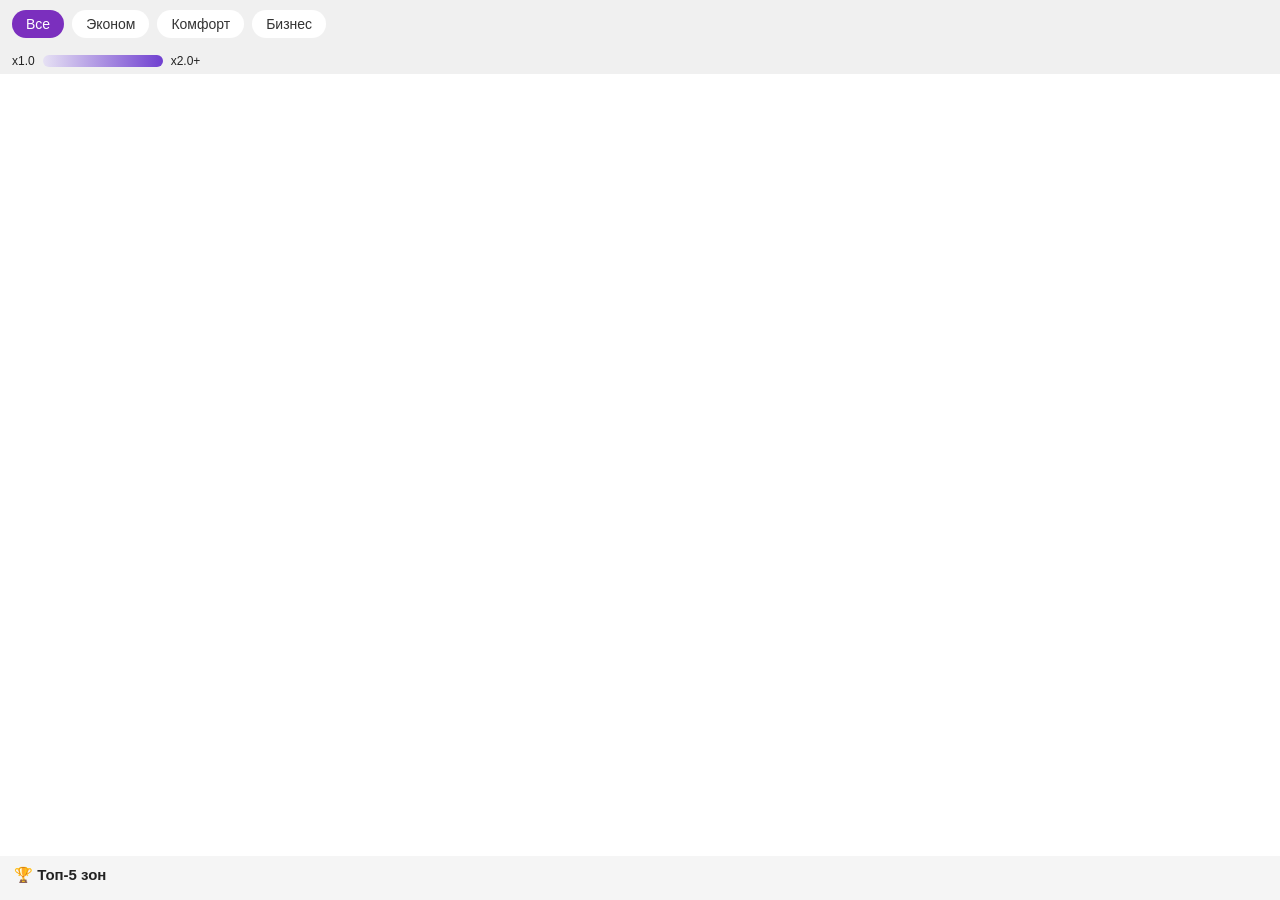
<file: webapp/index.html>
<!DOCTYPE html>
<html lang="ru">
<head>
  <meta charset="UTF-8">
  <meta name="viewport" content="width=device-width, initial-scale=1.0, user-scalable=no">
  <title>KefPulse — Карта коэффициентов</title>
  <link rel="stylesheet" href="style.css" />
  <script src="https://api-maps.yandex.ru/2.1/?lang=ru_RU"></script>
</head>
<body>
  <div id="filters">
    <button class="chip active" data-tariff="all">Все</button>
    <button class="chip" data-tariff="econom">Эконом</button>
    <button class="chip" data-tariff="comfort">Комфорт</button>
    <button class="chip" data-tariff="business">Бизнес</button>
  </div>
  <div id="legend">
    <span>x1.0</span>
    <div class="gradient"></div>
    <span>x2.0+</span>
  </div>
  <div id="map"></div>
  <div id="top-panel">
    <h3>🏆 Топ-5 зон</h3>
    <ul id="top-list"></ul>
  </div>
  <script src="https://telegram.org/js/telegram-web-app.js"></script>
  <script src="app.js?v=3"></script>
</body>
</html>
</file>
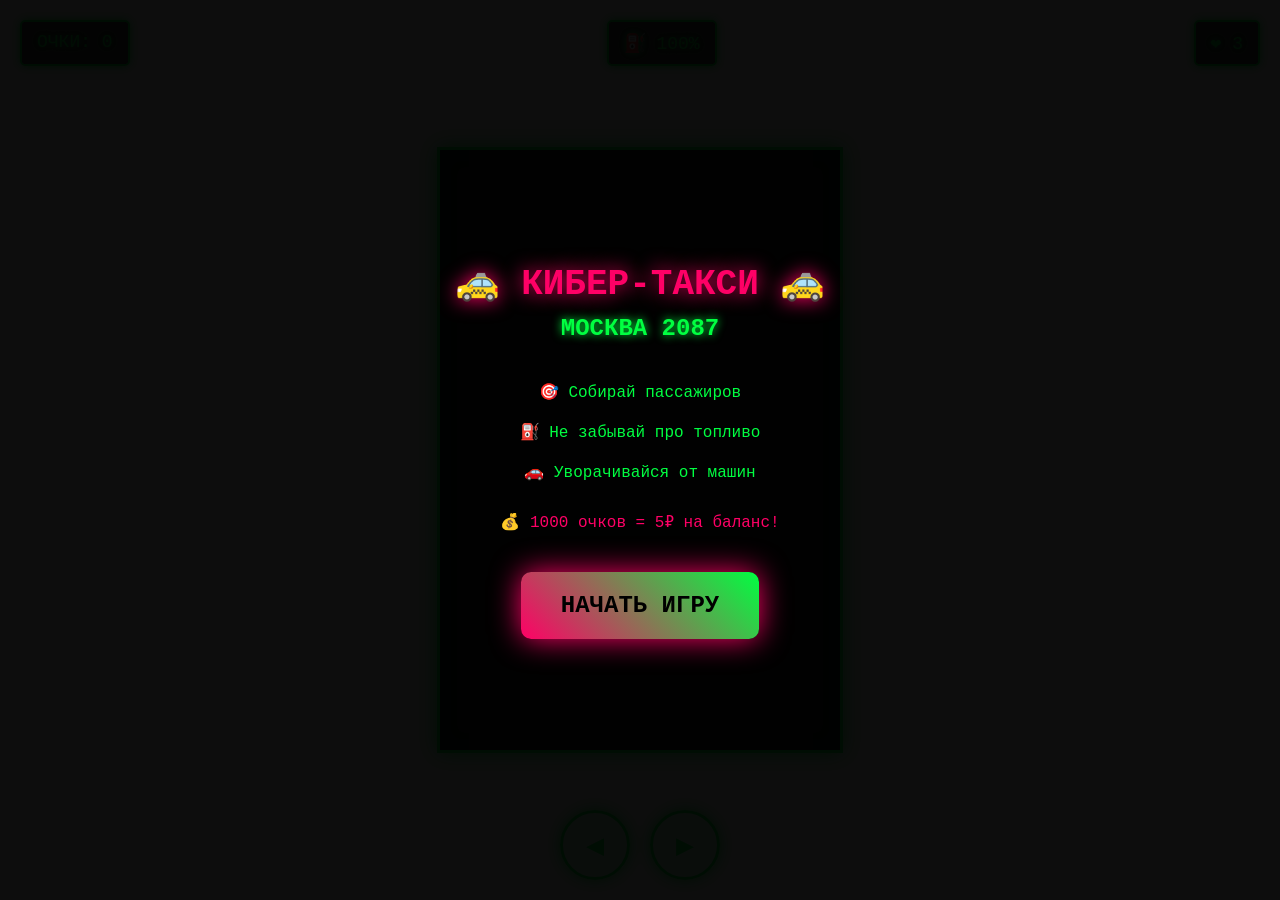
<file: webapp/game/index.html>
<!DOCTYPE html>
<html lang="ru">
<head>
    <meta charset="UTF-8">
    <meta name="viewport" content="width=device-width, initial-scale=1.0, user-scalable=no">
    <title>КИБЕР-ТАКСИ: МОСКВА 2087</title>
    <script src="https://telegram.org/js/telegram-web-app.js"></script>
    <style>
        * {
            margin: 0;
            padding: 0;
            box-sizing: border-box;
            -webkit-tap-highlight-color: transparent;
        }

        body {
            background: linear-gradient(135deg, #0a0a0a 0%, #1a0a2e 50%, #0a0a0a 100%);
            font-family: 'Courier New', monospace;
            overflow: hidden;
            touch-action: none;
            position: fixed;
            width: 100%;
            height: 100%;
        }

        #gameContainer {
            display: flex;
            flex-direction: column;
            align-items: center;
            justify-content: center;
            height: 100vh;
            width: 100vw;
            position: relative;
        }

        #gameCanvas {
            border: 3px solid #00ff41;
            box-shadow: 0 0 20px #00ff41, inset 0 0 20px rgba(0, 255, 65, 0.1);
            background: #0a0a0a;
            image-rendering: pixelated;
            image-rendering: crisp-edges;
            max-width: 100%;
            max-height: 80vh;
        }

        #ui {
            position: absolute;
            top: 20px;
            left: 20px;
            right: 20px;
            display: flex;
            justify-content: space-between;
            color: #00ff41;
            font-size: 18px;
            text-shadow: 0 0 10px #00ff41;
            z-index: 10;
            pointer-events: none;
        }

        #score, #fuel, #lives {
            background: rgba(0, 0, 0, 0.8);
            padding: 10px 15px;
            border: 2px solid #00ff41;
            border-radius: 5px;
            box-shadow: 0 0 10px #00ff41;
        }

        #gameOver {
            position: absolute;
            top: 50%;
            left: 50%;
            transform: translate(-50%, -50%);
            background: rgba(0, 0, 0, 0.95);
            border: 3px solid #ff0066;
            padding: 30px;
            border-radius: 10px;
            text-align: center;
            color: #00ff41;
            box-shadow: 0 0 30px #ff0066;
            display: none;
            z-index: 100;
            max-width: 90%;
        }

        #gameOver h1 {
            color: #ff0066;
            font-size: 32px;
            margin-bottom: 20px;
            text-shadow: 0 0 20px #ff0066;
        }

        #gameOver p {
            font-size: 20px;
            margin: 10px 0;
        }

        #gameOver button {
            margin-top: 20px;
            padding: 15px 30px;
            font-size: 18px;
            background: linear-gradient(45deg, #ff0066, #00ff41);
            border: none;
            color: #000;
            font-weight: bold;
            cursor: pointer;
            border-radius: 5px;
            font-family: 'Courier New', monospace;
            box-shadow: 0 0 20px #ff0066;
            transition: all 0.3s;
        }

        #gameOver button:active {
            transform: scale(0.95);
        }

        #controls {
            position: absolute;
            bottom: 20px;
            left: 50%;
            transform: translateX(-50%);
            display: flex;
            gap: 20px;
            z-index: 10;
        }

        .control-btn {
            width: 70px;
            height: 70px;
            background: rgba(0, 255, 65, 0.2);
            border: 3px solid #00ff41;
            border-radius: 50%;
            color: #00ff41;
            font-size: 30px;
            display: flex;
            align-items: center;
            justify-content: center;
            cursor: pointer;
            user-select: none;
            box-shadow: 0 0 15px #00ff41;
            transition: all 0.1s;
        }

        .control-btn:active {
            background: rgba(0, 255, 65, 0.4);
            transform: scale(0.9);
        }

        #startScreen {
            position: absolute;
            top: 0;
            left: 0;
            width: 100%;
            height: 100%;
            background: rgba(0, 0, 0, 0.95);
            display: flex;
            flex-direction: column;
            align-items: center;
            justify-content: center;
            z-index: 200;
            color: #00ff41;
            text-align: center;
            padding: 20px;
        }

        #startScreen h1 {
            font-size: 36px;
            margin-bottom: 10px;
            text-shadow: 0 0 20px #ff0066;
            color: #ff0066;
        }

        #startScreen h2 {
            font-size: 24px;
            margin-bottom: 30px;
            text-shadow: 0 0 10px #00ff41;
        }

        #startScreen p {
            font-size: 16px;
            margin: 10px 0;
            max-width: 400px;
        }

        #startScreen button {
            margin-top: 30px;
            padding: 20px 40px;
            font-size: 24px;
            background: linear-gradient(45deg, #ff0066, #00ff41);
            border: none;
            color: #000;
            font-weight: bold;
            cursor: pointer;
            border-radius: 10px;
            font-family: 'Courier New', monospace;
            box-shadow: 0 0 30px #ff0066;
            animation: pulse 2s infinite;
        }

        @keyframes pulse {
            0%, 100% { transform: scale(1); }
            50% { transform: scale(1.05); }
        }

        #submitting {
            position: absolute;
            top: 50%;
            left: 50%;
            transform: translate(-50%, -50%);
            background: rgba(0, 0, 0, 0.95);
            border: 3px solid #00ff41;
            padding: 30px;
            border-radius: 10px;
            text-align: center;
            color: #00ff41;
            box-shadow: 0 0 30px #00ff41;
            display: none;
            z-index: 150;
        }

        #submitting p {
            font-size: 20px;
            margin: 10px 0;
        }

        .spinner {
            border: 4px solid rgba(0, 255, 65, 0.1);
            border-top: 4px solid #00ff41;
            border-radius: 50%;
            width: 40px;
            height: 40px;
            animation: spin 1s linear infinite;
            margin: 20px auto;
        }

        @keyframes spin {
            0% { transform: rotate(0deg); }
            100% { transform: rotate(360deg); }
        }
    </style>
</head>
<body>
    <div id="gameContainer">
        <div id="startScreen">
            <h1>🚕 КИБЕР-ТАКСИ 🚕</h1>
            <h2>МОСКВА 2087</h2>
            <p>🎯 Собирай пассажиров</p>
            <p>⛽ Не забывай про топливо</p>
            <p>🚗 Уворачивайся от машин</p>
            <p style="margin-top: 20px; color: #ff0066;">💰 1000 очков = 5₽ на баланс!</p>
            <button onclick="startGame()">НАЧАТЬ ИГРУ</button>
        </div>

        <div id="submitting">
            <p>⏳ Отправка результата...</p>
            <div class="spinner"></div>
        </div>

        <canvas id="gameCanvas" width="400" height="600"></canvas>

        <div id="ui">
            <div id="score">ОЧКИ: 0</div>
            <div id="fuel">⛽ 100%</div>
            <div id="lives">❤️ 3</div>
        </div>

        <div id="gameOver">
            <h1>GAME OVER</h1>
            <p id="finalScore">Очки: 0</p>
            <p id="earnedMoney" style="color: #ff0066; font-size: 24px;"></p>
            <p id="submitStatus"></p>
            <button onclick="restartGame()">ИГРАТЬ СНОВА</button>
        </div>

        <div id="controls">
            <div class="control-btn" id="leftBtn">◀</div>
            <div class="control-btn" id="rightBtn">▶</div>
        </div>
    </div>

    <script>
        const canvas = document.getElementById('gameCanvas');
        const ctx = canvas.getContext('2d');
        const tg = window.Telegram.WebApp;

        // Expand to full height
        tg.expand();
        tg.ready();

        let gameRunning = false;
        let score = 0;
        let fuel = 100;
        let lives = 3;
        let gameSpeed = 2;
        let lastFuelTime = Date.now();

        // Player
        const player = {
            x: canvas.width / 2 - 15,
            y: canvas.height - 80,
            width: 30,
            height: 50,
            speed: 5,
            color: '#ffff00'
        };

        // Game objects
        let passengers = [];
        let obstacles = [];
        let fuelItems = [];

        // Controls
        let keys = {};
        let touchLeft = false;
        let touchRight = false;

        // Event listeners
        document.addEventListener('keydown', (e) => keys[e.key] = true);
        document.addEventListener('keyup', (e) => keys[e.key] = false);

        document.getElementById('leftBtn').addEventListener('touchstart', (e) => {
            e.preventDefault();
            touchLeft = true;
        });
        document.getElementById('leftBtn').addEventListener('touchend', (e) => {
            e.preventDefault();
            touchLeft = false;
        });

        document.getElementById('rightBtn').addEventListener('touchstart', (e) => {
            e.preventDefault();
            touchRight = true;
        });
        document.getElementById('rightBtn').addEventListener('touchend', (e) => {
            e.preventDefault();
            touchRight = false;
        });

        function startGame() {
            document.getElementById('startScreen').style.display = 'none';
            gameRunning = true;
            score = 0;
            fuel = 100;
            lives = 3;
            gameSpeed = 2;
            lastFuelTime = Date.now();
            passengers = [];
            obstacles = [];
            fuelItems = [];
            player.x = canvas.width / 2 - 15;
            updateUI();
            gameLoop();
        }

        function restartGame() {
            document.getElementById('gameOver').style.display = 'none';
            startGame();
        }

        function updateUI() {
            document.getElementById('score').textContent = `ОЧКИ: ${score}`;
            document.getElementById('fuel').textContent = `⛽ ${Math.max(0, Math.floor(fuel))}%`;
            document.getElementById('lives').textContent = `❤️ ${lives}`;
        }

        function spawnPassenger() {
            if (Math.random() < 0.02) {
                passengers.push({
                    x: Math.random() * (canvas.width - 20),
                    y: -20,
                    width: 20,
                    height: 20,
                    color: '#00ff41'
                });
            }
        }

        function spawnObstacle() {
            if (Math.random() < 0.015) {
                obstacles.push({
                    x: Math.random() * (canvas.width - 30),
                    y: -30,
                    width: 30,
                    height: 50,
                    color: '#ff0066'
                });
            }
        }

        function spawnFuel() {
            if (Math.random() < 0.008) {
                fuelItems.push({
                    x: Math.random() * (canvas.width - 20),
                    y: -20,
                    width: 20,
                    height: 20,
                    color: '#00ffff'
                });
            }
        }

        function checkCollision(obj1, obj2) {
            return obj1.x < obj2.x + obj2.width &&
                   obj1.x + obj1.width > obj2.x &&
                   obj1.y < obj2.y + obj2.height &&
                   obj1.y + obj1.height > obj2.y;
        }

        function gameLoop() {
            if (!gameRunning) return;

            // Clear canvas
            ctx.fillStyle = '#0a0a0a';
            ctx.fillRect(0, 0, canvas.width, canvas.height);

            // Draw road lines
            ctx.strokeStyle = '#333';
            ctx.lineWidth = 2;
            for (let i = 0; i < canvas.height; i += 40) {
                ctx.beginPath();
                ctx.moveTo(canvas.width / 2, i + (Date.now() / 20) % 40);
                ctx.lineTo(canvas.width / 2, i + 20 + (Date.now() / 20) % 40);
                ctx.stroke();
            }

            // Player movement
            if ((keys['ArrowLeft'] || keys['a'] || touchLeft) && player.x > 0) {
                player.x -= player.speed;
            }
            if ((keys['ArrowRight'] || keys['d'] || touchRight) && player.x < canvas.width - player.width) {
                player.x += player.speed;
            }

            // Draw player
            ctx.fillStyle = player.color;
            ctx.fillRect(player.x, player.y, player.width, player.height);
            ctx.fillStyle = '#000';
            ctx.fillRect(player.x + 5, player.y + 10, 8, 8);
            ctx.fillRect(player.x + 17, player.y + 10, 8, 8);

            // Spawn and update passengers
            spawnPassenger();
            passengers.forEach((p, index) => {
                p.y += gameSpeed;
                ctx.fillStyle = p.color;
                ctx.fillRect(p.x, p.y, p.width, p.height);
                ctx.fillStyle = '#000';
                ctx.fillRect(p.x + 5, p.y + 5, 4, 4);
                ctx.fillRect(p.x + 11, p.y + 5, 4, 4);

                if (checkCollision(player, p)) {
                    score += 100;
                    passengers.splice(index, 1);
                    playSound(440, 0.1);
                }

                if (p.y > canvas.height) {
                    passengers.splice(index, 1);
                }
            });

            // Spawn and update obstacles
            spawnObstacle();
            obstacles.forEach((o, index) => {
                o.y += gameSpeed;
                ctx.fillStyle = o.color;
                ctx.fillRect(o.x, o.y, o.width, o.height);
                ctx.fillStyle = '#000';
                ctx.fillRect(o.x + 5, o.y + 10, 8, 8);
                ctx.fillRect(o.x + 17, o.y + 10, 8, 8);

                if (checkCollision(player, o)) {
                    lives--;
                    obstacles.splice(index, 1);
                    playSound(200, 0.2);
                    if (lives <= 0) {
                        endGame();
                    }
                }

                if (o.y > canvas.height) {
                    obstacles.splice(index, 1);
                }
            });

            // Spawn and update fuel
            spawnFuel();
            fuelItems.forEach((f, index) => {
                f.y += gameSpeed;
                ctx.fillStyle = f.color;
                ctx.fillRect(f.x, f.y, f.width, f.height);
                ctx.fillStyle = '#000';
                ctx.font = '16px Courier New';
                ctx.fillText('⛽', f.x + 2, f.y + 16);

                if (checkCollision(player, f)) {
                    fuel = Math.min(100, fuel + 30);
                    fuelItems.splice(index, 1);
                    playSound(660, 0.1);
                }

                if (f.y > canvas.height) {
                    fuelItems.splice(index, 1);
                }
            });

            // Fuel consumption
            if (Date.now() - lastFuelTime > 1000) {
                fuel -= 1;
                lastFuelTime = Date.now();
                if (fuel <= 0) {
                    endGame();
                }
            }

            // Increase difficulty
            if (score > 0 && score % 500 === 0) {
                gameSpeed += 0.1;
            }

            updateUI();
            requestAnimationFrame(gameLoop);
        }

        function playSound(frequency, duration) {
            try {
                const audioContext = new (window.AudioContext || window.webkitAudioContext)();
                const oscillator = audioContext.createOscillator();
                const gainNode = audioContext.createGain();

                oscillator.connect(gainNode);
                gainNode.connect(audioContext.destination);

                oscillator.frequency.value = frequency;
                oscillator.type = 'square';

                gainNode.gain.setValueAtTime(0.1, audioContext.currentTime);
                gainNode.gain.exponentialRampToValueAtTime(0.01, audioContext.currentTime + duration);

                oscillator.start(audioContext.currentTime);
                oscillator.stop(audioContext.currentTime + duration);
            } catch (e) {
                // Ignore audio errors
            }
        }

        async function endGame() {
            gameRunning = false;

            const earnedRubles = Math.floor(score / 1000) * 5;

            document.getElementById('finalScore').textContent = `Очки: ${score}`;
            document.getElementById('earnedMoney').textContent = earnedRubles > 0 ? `💰 Заработано: ${earnedRubles}₽` : '';
            document.getElementById('submitStatus').textContent = '';

            // Submit score to backend
            if (score > 0) {
                document.getElementById('submitting').style.display = 'block';

                try {
                    const response = await fetch('/api/game/submit-score', {
                        method: 'POST',
                        headers: {
                            'Content-Type': 'application/json',
                        },
                        body: JSON.stringify({
                            score: score,
                            initData: tg.initData
                        })
                    });

                    const result = await response.json();

                    document.getElementById('submitting').style.display = 'none';

                    if (result.success) {
                        document.getElementById('submitStatus').innerHTML =
                            `<span style="color: #00ff41;">✅ Результат сохранен!<br>Баланс: ${result.balance}₽</span>`;
                    } else {
                        document.getElementById('submitStatus').innerHTML =
                            `<span style="color: #ff0066;">❌ ${result.error || 'Ошибка сохранения'}</span>`;
                    }
                } catch (error) {
                    document.getElementById('submitting').style.display = 'none';
                    document.getElementById('submitStatus').innerHTML =
                        `<span style="color: #ff0066;">❌ Ошибка соединения</span>`;
                }
            }

            document.getElementById('gameOver').style.display = 'block';
        }
    </script>
</body>
</html>
</file>
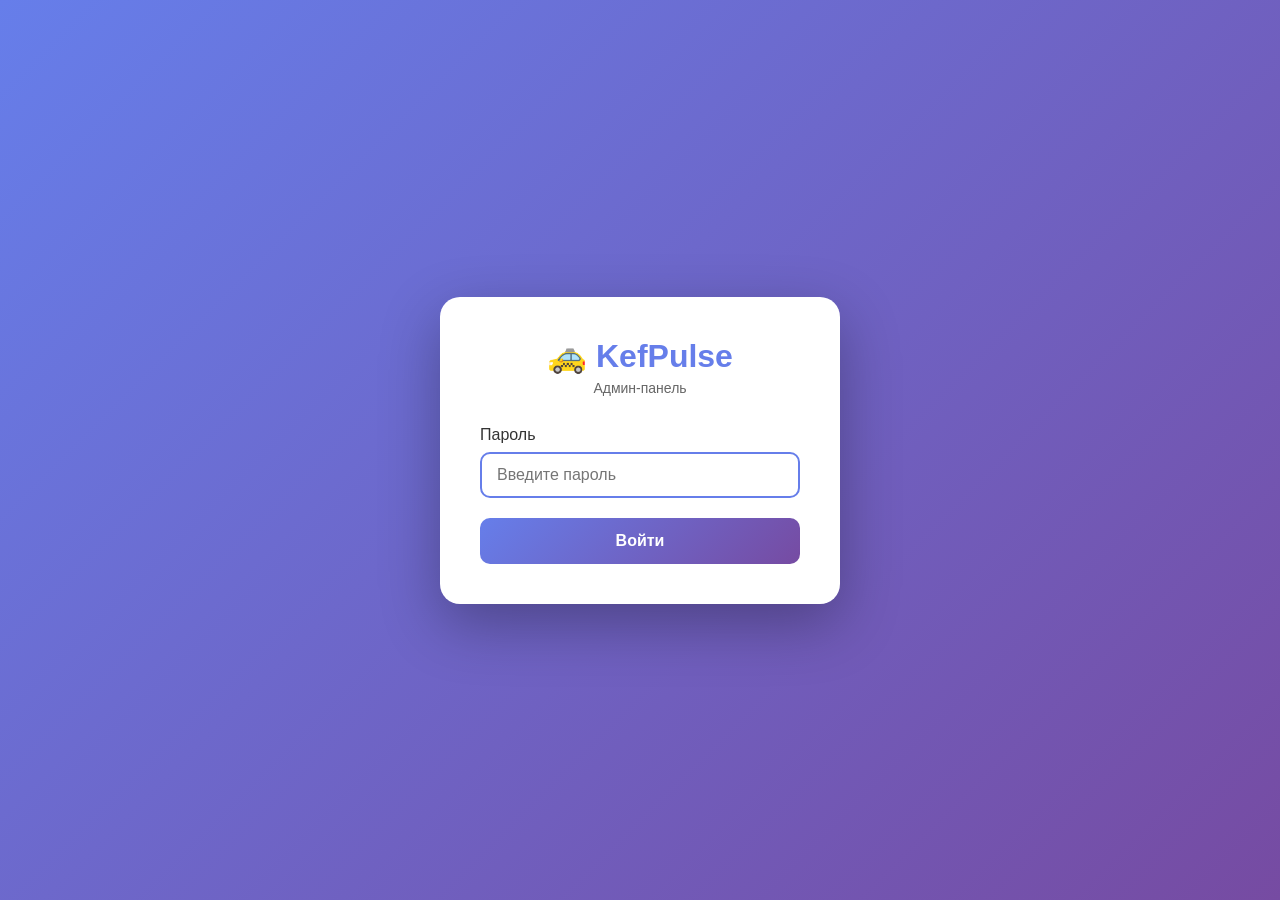
<file: webapp/admin_login.html>
<!DOCTYPE html>
<html lang="ru">
<head>
    <meta charset="UTF-8">
    <meta name="viewport" content="width=device-width, initial-scale=1.0">
    <title>Админ-панель - KefPulse Bot</title>
    <style>
        * {
            margin: 0;
            padding: 0;
            box-sizing: border-box;
        }
        body {
            font-family: -apple-system, BlinkMacSystemFont, 'Segoe UI', Roboto, Oxygen, Ubuntu, Cantarell, sans-serif;
            background: linear-gradient(135deg, #667eea 0%, #764ba2 100%);
            min-height: 100vh;
            display: flex;
            align-items: center;
            justify-content: center;
            padding: 20px;
        }
        .login-container {
            background: white;
            border-radius: 20px;
            box-shadow: 0 20px 60px rgba(0,0,0,0.3);
            padding: 40px;
            width: 100%;
            max-width: 400px;
        }
        .logo {
            text-align: center;
            margin-bottom: 30px;
        }
        .logo h1 {
            font-size: 32px;
            color: #667eea;
            margin-bottom: 5px;
        }
        .logo p {
            color: #666;
            font-size: 14px;
        }
        .form-group {
            margin-bottom: 20px;
        }
        label {
            display: block;
            margin-bottom: 8px;
            color: #333;
            font-weight: 500;
        }
        input[type="password"] {
            width: 100%;
            padding: 12px 15px;
            border: 2px solid #e0e0e0;
            border-radius: 10px;
            font-size: 16px;
            transition: border-color 0.3s;
        }
        input[type="password"]:focus {
            outline: none;
            border-color: #667eea;
        }
        .btn {
            width: 100%;
            padding: 14px;
            background: linear-gradient(135deg, #667eea 0%, #764ba2 100%);
            color: white;
            border: none;
            border-radius: 10px;
            font-size: 16px;
            font-weight: 600;
            cursor: pointer;
            transition: transform 0.2s, box-shadow 0.2s;
        }
        .btn:hover {
            transform: translateY(-2px);
            box-shadow: 0 10px 20px rgba(102, 126, 234, 0.4);
        }
        .btn:active {
            transform: translateY(0);
        }
        .error {
            background: #fee;
            color: #c33;
            padding: 12px;
            border-radius: 8px;
            margin-bottom: 20px;
            font-size: 14px;
            display: none;
        }
        .error.show {
            display: block;
        }
    </style>
</head>
<body>
    <div class="login-container">
        <div class="logo">
            <h1>🚕 KefPulse</h1>
            <p>Админ-панель</p>
        </div>

        <div id="error" class="error"></div>

        <form id="loginForm">
            <div class="form-group">
                <label for="password">Пароль</label>
                <input type="password" id="password" name="password" placeholder="Введите пароль" required autofocus>
            </div>

            <button type="submit" class="btn">Войти</button>
        </form>
    </div>

    <script>
        document.getElementById('loginForm').addEventListener('submit', async (e) => {
            e.preventDefault();

            const password = document.getElementById('password').value;
            const errorDiv = document.getElementById('error');

            try {
                const response = await fetch('/admin/login', {
                    method: 'POST',
                    headers: {
                        'Content-Type': 'application/json',
                    },
                    body: JSON.stringify({ password })
                });

                const data = await response.json();

                if (data.success) {
                    localStorage.setItem('admin_token', data.token);
                    window.location.href = '/admin/dashboard';
                } else {
                    errorDiv.textContent = data.error || 'Неверный пароль';
                    errorDiv.classList.add('show');
                    setTimeout(() => errorDiv.classList.remove('show'), 3000);
                }
            } catch (error) {
                errorDiv.textContent = 'Ошибка подключения';
                errorDiv.classList.add('show');
            }
        });
    </script>
</body>
</html>
</file>
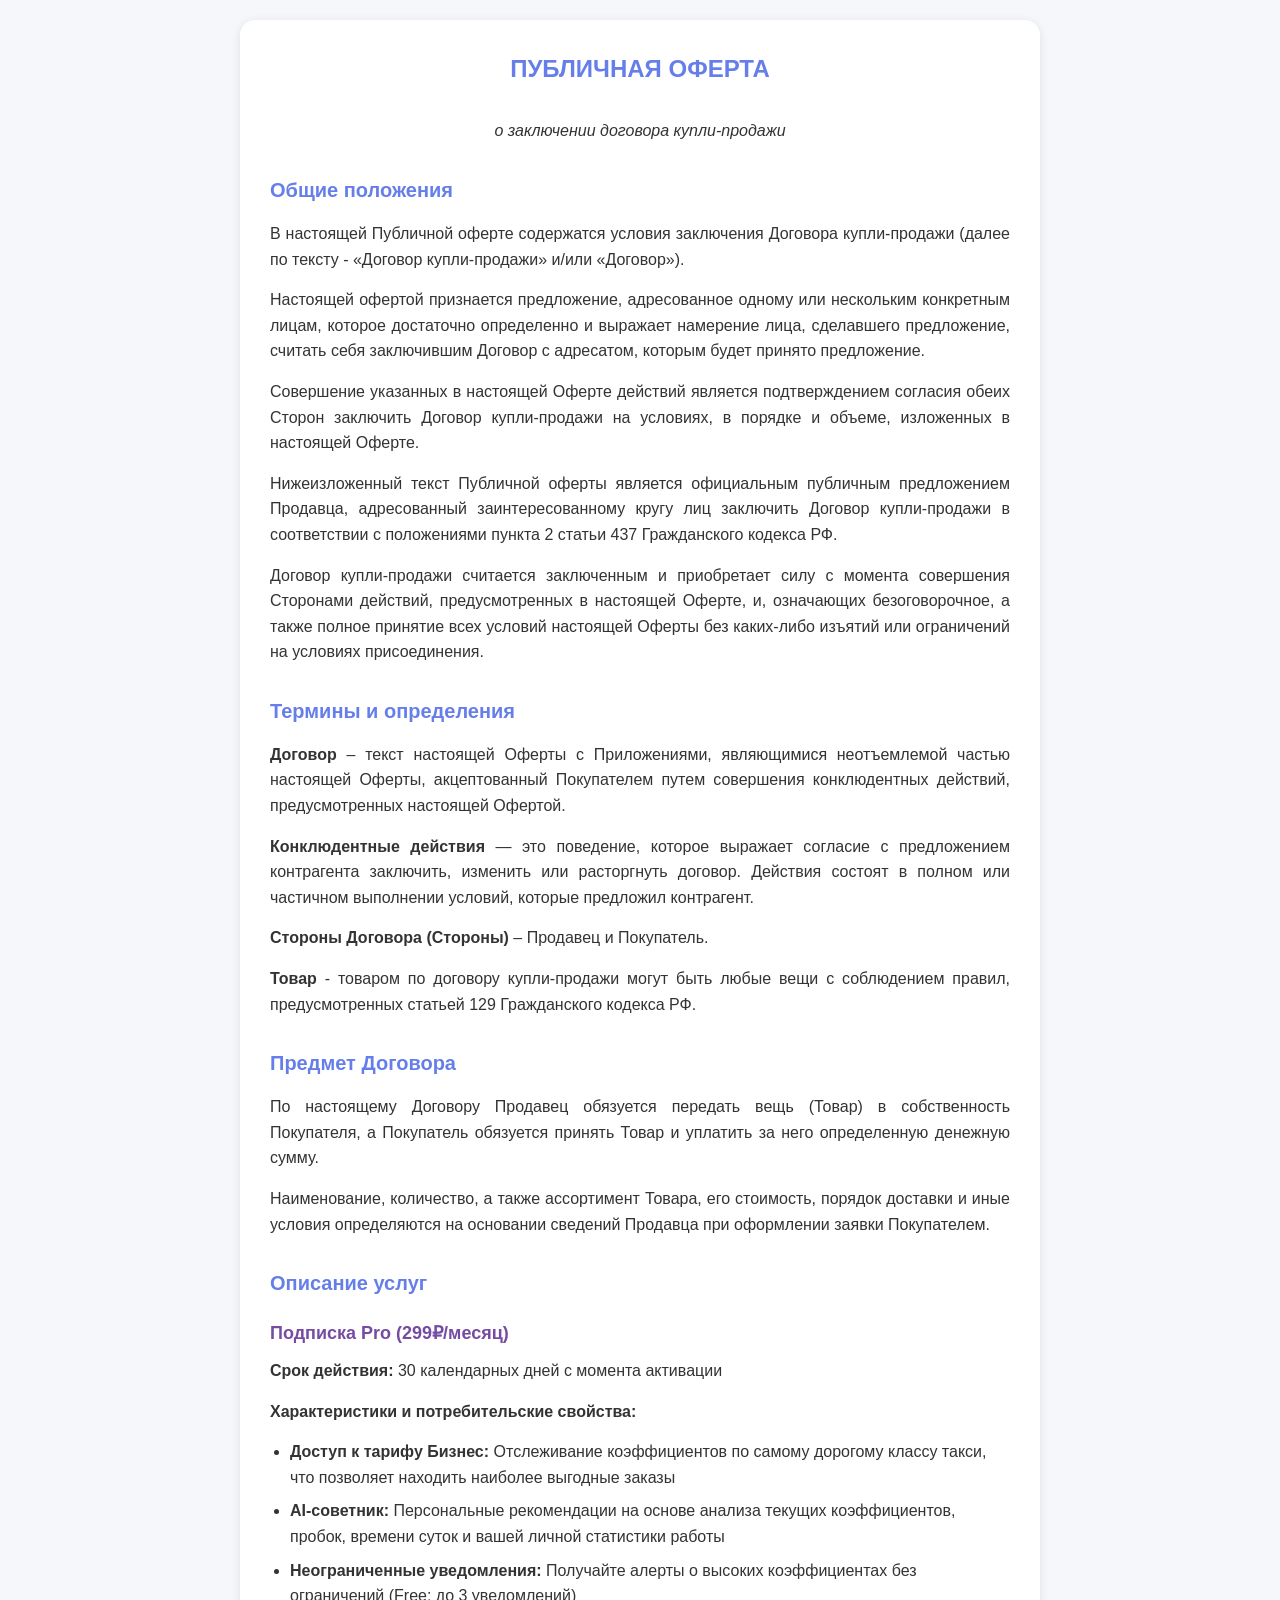
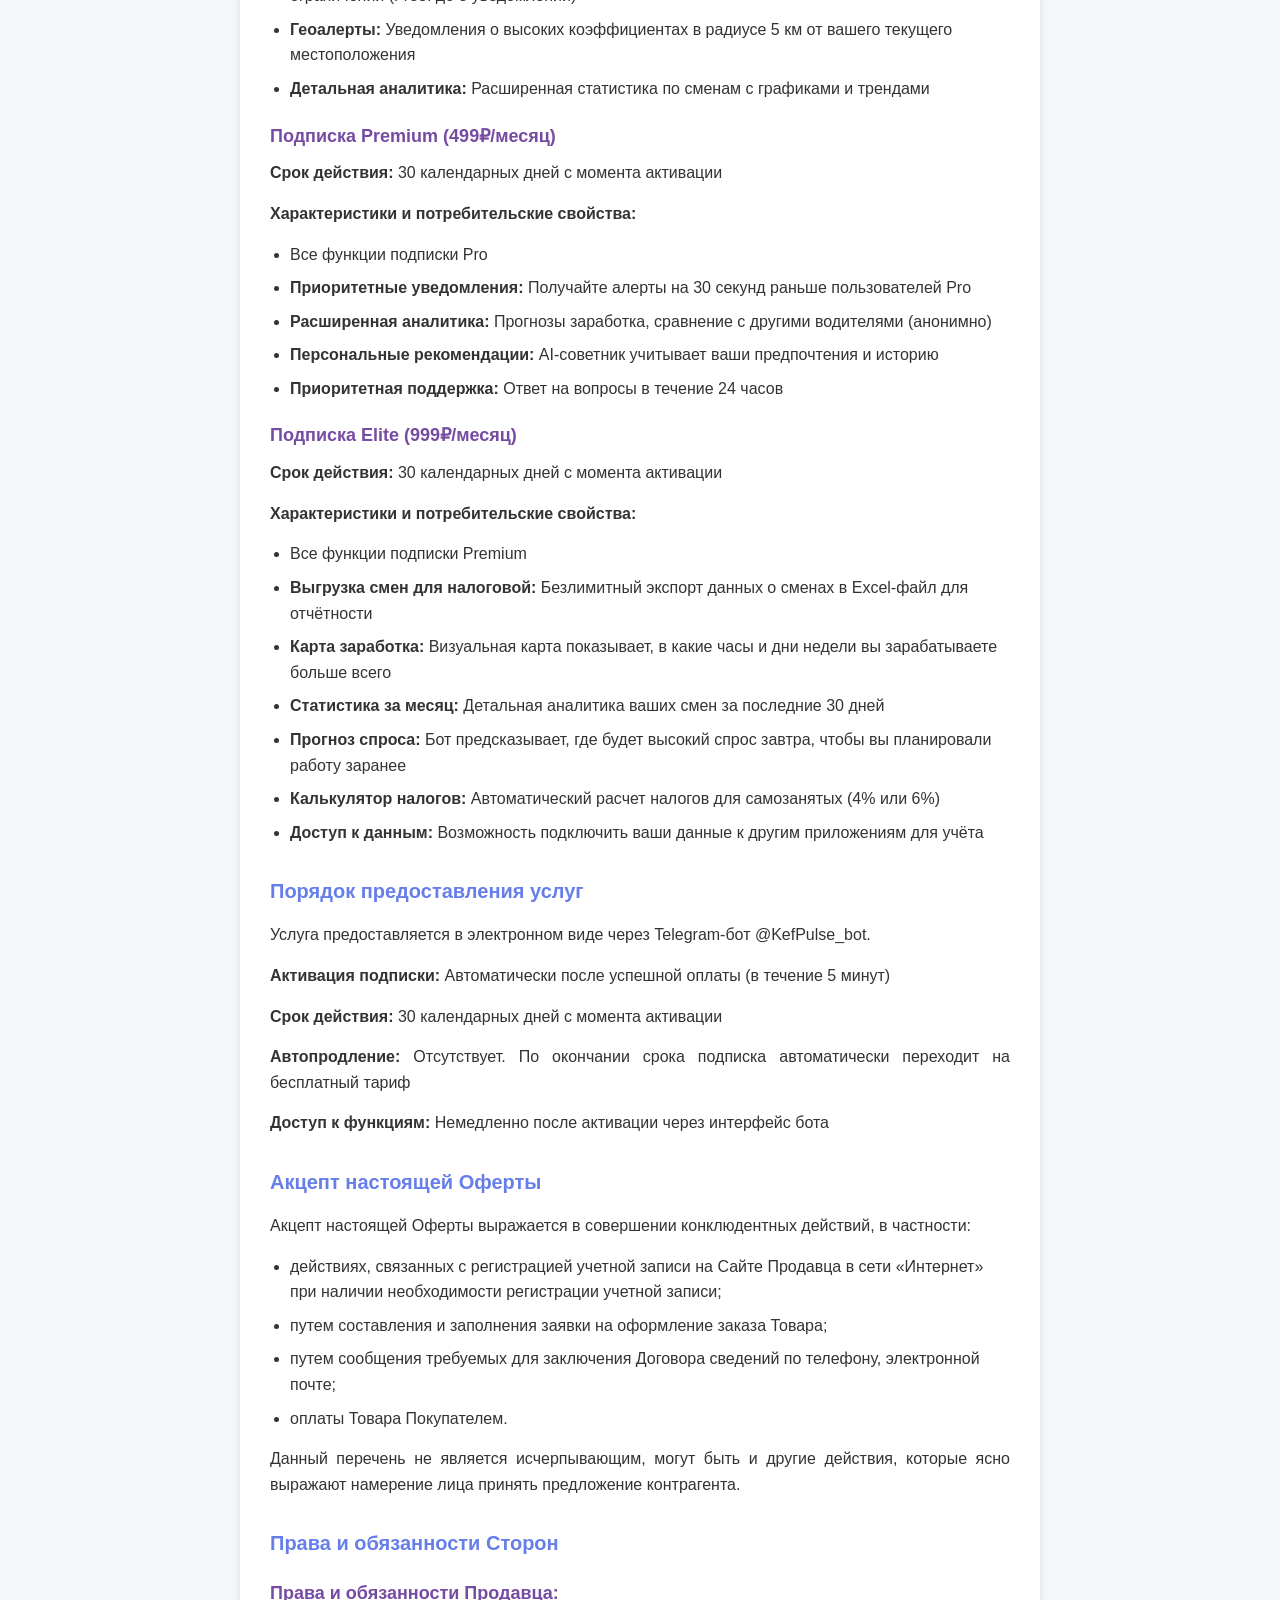
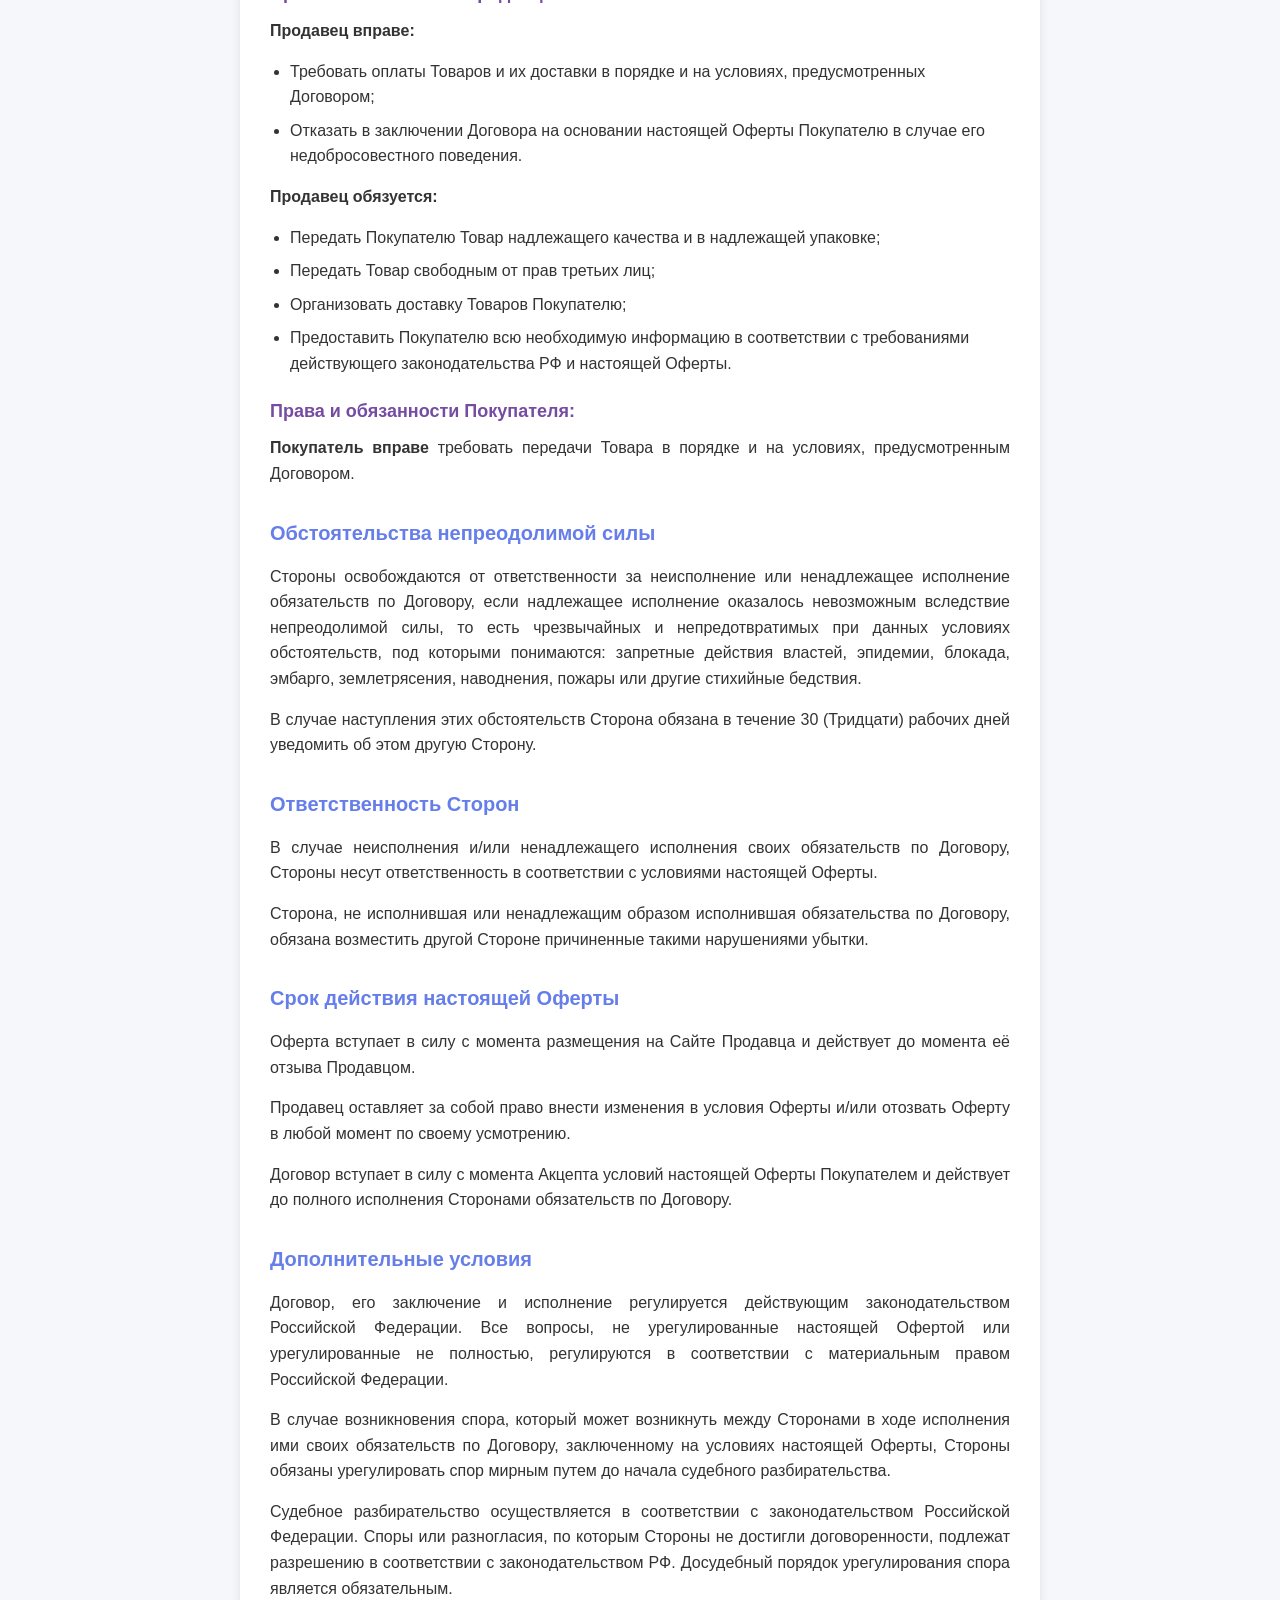
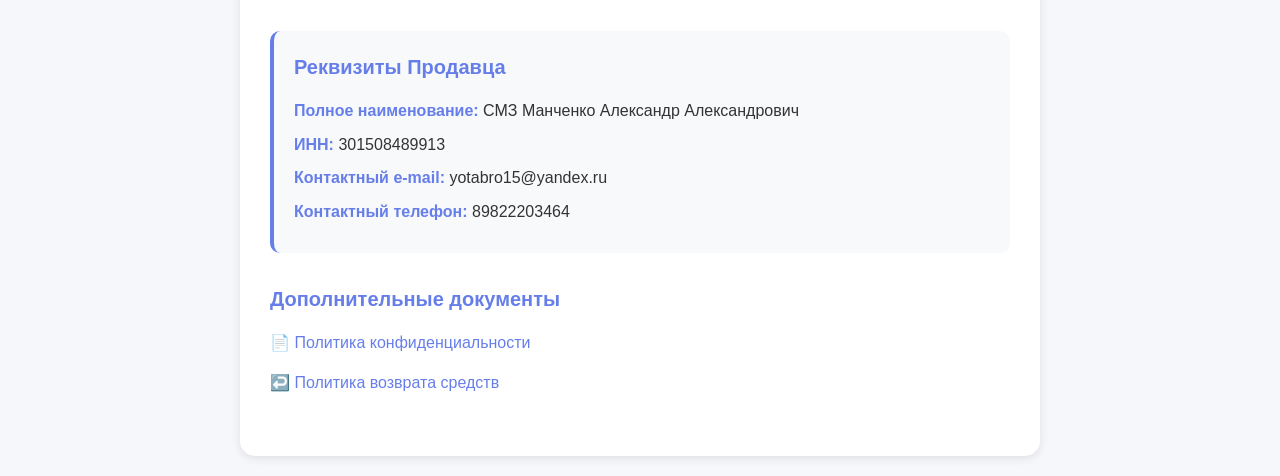
<file: webapp/oferta.html>
<!DOCTYPE html>
<html lang="ru">
<head>
    <meta charset="UTF-8">
    <meta name="viewport" content="width=device-width, initial-scale=1.0">
    <title>Публичная оферта</title>
    <style>
        * {
            margin: 0;
            padding: 0;
            box-sizing: border-box;
        }
        body {
            font-family: -apple-system, BlinkMacSystemFont, 'Segoe UI', Roboto, sans-serif;
            background: #f5f7fa;
            color: #333;
            padding: 20px;
            line-height: 1.6;
        }
        .container {
            max-width: 800px;
            margin: 0 auto;
            background: white;
            padding: 30px;
            border-radius: 15px;
            box-shadow: 0 2px 10px rgba(0,0,0,0.1);
        }
        h1 {
            text-align: center;
            color: #667eea;
            margin-bottom: 30px;
            font-size: 24px;
        }
        h2 {
            color: #667eea;
            margin-top: 30px;
            margin-bottom: 15px;
            font-size: 20px;
        }
        h3 {
            color: #764ba2;
            margin-top: 20px;
            margin-bottom: 10px;
            font-size: 18px;
        }
        p {
            margin-bottom: 15px;
            text-align: justify;
        }
        .section {
            margin-bottom: 30px;
        }
        .requisites {
            background: #f8f9fa;
            padding: 20px;
            border-radius: 10px;
            margin-top: 30px;
            border-left: 4px solid #667eea;
        }
        .requisites p {
            margin-bottom: 8px;
        }
        .requisites strong {
            color: #667eea;
        }
        ul {
            margin-left: 20px;
            margin-bottom: 15px;
        }
        li {
            margin-bottom: 8px;
        }
    </style>
</head>
<body>
    <div class="container">
        <h1>ПУБЛИЧНАЯ ОФЕРТА</h1>
        <p style="text-align: center; font-style: italic; margin-bottom: 30px;">о заключении договора купли-продажи</p>

        <div class="section">
            <h2>Общие положения</h2>
            <p>В настоящей Публичной оферте содержатся условия заключения Договора купли-продажи (далее по тексту - «Договор купли-продажи» и/или «Договор»).</p>
            <p>Настоящей офертой признается предложение, адресованное одному или нескольким конкретным лицам, которое достаточно определенно и выражает намерение лица, сделавшего предложение, считать себя заключившим Договор с адресатом, которым будет принято предложение.</p>
            <p>Совершение указанных в настоящей Оферте действий является подтверждением согласия обеих Сторон заключить Договор купли-продажи на условиях, в порядке и объеме, изложенных в настоящей Оферте.</p>
            <p>Нижеизложенный текст Публичной оферты является официальным публичным предложением Продавца, адресованный заинтересованному кругу лиц заключить Договор купли-продажи в соответствии с положениями пункта 2 статьи 437 Гражданского кодекса РФ.</p>
            <p>Договор купли-продажи считается заключенным и приобретает силу с момента совершения Сторонами действий, предусмотренных в настоящей Оферте, и, означающих безоговорочное, а также полное принятие всех условий настоящей Оферты без каких-либо изъятий или ограничений на условиях присоединения.</p>
        </div>

        <div class="section">
            <h2>Термины и определения</h2>
            <p><strong>Договор</strong> – текст настоящей Оферты с Приложениями, являющимися неотъемлемой частью настоящей Оферты, акцептованный Покупателем путем совершения конклюдентных действий, предусмотренных настоящей Офертой.</p>
            <p><strong>Конклюдентные действия</strong> — это поведение, которое выражает согласие с предложением контрагента заключить, изменить или расторгнуть договор. Действия состоят в полном или частичном выполнении условий, которые предложил контрагент.</p>
            <p><strong>Стороны Договора (Стороны)</strong> – Продавец и Покупатель.</p>
            <p><strong>Товар</strong> - товаром по договору купли-продажи могут быть любые вещи с соблюдением правил, предусмотренных статьей 129 Гражданского кодекса РФ.</p>
        </div>

        <div class="section">
            <h2>Предмет Договора</h2>
            <p>По настоящему Договору Продавец обязуется передать вещь (Товар) в собственность Покупателя, а Покупатель обязуется принять Товар и уплатить за него определенную денежную сумму.</p>
            <p>Наименование, количество, а также ассортимент Товара, его стоимость, порядок доставки и иные условия определяются на основании сведений Продавца при оформлении заявки Покупателем.</p>
        </div>

        <div class="section">
            <h2>Описание услуг</h2>

            <h3>Подписка Pro (299₽/месяц)</h3>
            <p><strong>Срок действия:</strong> 30 календарных дней с момента активации</p>
            <p><strong>Характеристики и потребительские свойства:</strong></p>
            <ul>
                <li><strong>Доступ к тарифу Бизнес:</strong> Отслеживание коэффициентов по самому дорогому классу такси, что позволяет находить наиболее выгодные заказы</li>
                <li><strong>AI-советник:</strong> Персональные рекомендации на основе анализа текущих коэффициентов, пробок, времени суток и вашей личной статистики работы</li>
                <li><strong>Неограниченные уведомления:</strong> Получайте алерты о высоких коэффициентах без ограничений (Free: до 3 уведомлений)</li>
                <li><strong>Геоалерты:</strong> Уведомления о высоких коэффициентах в радиусе 5 км от вашего текущего местоположения</li>
                <li><strong>Детальная аналитика:</strong> Расширенная статистика по сменам с графиками и трендами</li>
            </ul>

            <h3>Подписка Premium (499₽/месяц)</h3>
            <p><strong>Срок действия:</strong> 30 календарных дней с момента активации</p>
            <p><strong>Характеристики и потребительские свойства:</strong></p>
            <ul>
                <li>Все функции подписки Pro</li>
                <li><strong>Приоритетные уведомления:</strong> Получайте алерты на 30 секунд раньше пользователей Pro</li>
                <li><strong>Расширенная аналитика:</strong> Прогнозы заработка, сравнение с другими водителями (анонимно)</li>
                <li><strong>Персональные рекомендации:</strong> AI-советник учитывает ваши предпочтения и историю</li>
                <li><strong>Приоритетная поддержка:</strong> Ответ на вопросы в течение 24 часов</li>
            </ul>

            <h3>Подписка Elite (999₽/месяц)</h3>
            <p><strong>Срок действия:</strong> 30 календарных дней с момента активации</p>
            <p><strong>Характеристики и потребительские свойства:</strong></p>
            <ul>
                <li>Все функции подписки Premium</li>
                <li><strong>Выгрузка смен для налоговой:</strong> Безлимитный экспорт данных о сменах в Excel-файл для отчётности</li>
                <li><strong>Карта заработка:</strong> Визуальная карта показывает, в какие часы и дни недели вы зарабатываете больше всего</li>
                <li><strong>Статистика за месяц:</strong> Детальная аналитика ваших смен за последние 30 дней</li>
                <li><strong>Прогноз спроса:</strong> Бот предсказывает, где будет высокий спрос завтра, чтобы вы планировали работу заранее</li>
                <li><strong>Калькулятор налогов:</strong> Автоматический расчет налогов для самозанятых (4% или 6%)</li>
                <li><strong>Доступ к данным:</strong> Возможность подключить ваши данные к другим приложениям для учёта</li>
            </ul>
        </div>

        <div class="section">
            <h2>Порядок предоставления услуг</h2>
            <p>Услуга предоставляется в электронном виде через Telegram-бот @KefPulse_bot.</p>
            <p><strong>Активация подписки:</strong> Автоматически после успешной оплаты (в течение 5 минут)</p>
            <p><strong>Срок действия:</strong> 30 календарных дней с момента активации</p>
            <p><strong>Автопродление:</strong> Отсутствует. По окончании срока подписка автоматически переходит на бесплатный тариф</p>
            <p><strong>Доступ к функциям:</strong> Немедленно после активации через интерфейс бота</p>
        </div>

        <div class="section">
            <h2>Акцепт настоящей Оферты</h2>
            <p>Акцепт настоящей Оферты выражается в совершении конклюдентных действий, в частности:</p>
            <ul>
                <li>действиях, связанных с регистрацией учетной записи на Сайте Продавца в сети «Интернет» при наличии необходимости регистрации учетной записи;</li>
                <li>путем составления и заполнения заявки на оформление заказа Товара;</li>
                <li>путем сообщения требуемых для заключения Договора сведений по телефону, электронной почте;</li>
                <li>оплаты Товара Покупателем.</li>
            </ul>
            <p>Данный перечень не является исчерпывающим, могут быть и другие действия, которые ясно выражают намерение лица принять предложение контрагента.</p>
        </div>

        <div class="section">
            <h2>Права и обязанности Сторон</h2>

            <h3>Права и обязанности Продавца:</h3>
            <p><strong>Продавец вправе:</strong></p>
            <ul>
                <li>Требовать оплаты Товаров и их доставки в порядке и на условиях, предусмотренных Договором;</li>
                <li>Отказать в заключении Договора на основании настоящей Оферты Покупателю в случае его недобросовестного поведения.</li>
            </ul>
            <p><strong>Продавец обязуется:</strong></p>
            <ul>
                <li>Передать Покупателю Товар надлежащего качества и в надлежащей упаковке;</li>
                <li>Передать Товар свободным от прав третьих лиц;</li>
                <li>Организовать доставку Товаров Покупателю;</li>
                <li>Предоставить Покупателю всю необходимую информацию в соответствии с требованиями действующего законодательства РФ и настоящей Оферты.</li>
            </ul>

            <h3>Права и обязанности Покупателя:</h3>
            <p><strong>Покупатель вправе</strong> требовать передачи Товара в порядке и на условиях, предусмотренным Договором.</p>
        </div>

        <div class="section">
            <h2>Обстоятельства непреодолимой силы</h2>
            <p>Стороны освобождаются от ответственности за неисполнение или ненадлежащее исполнение обязательств по Договору, если надлежащее исполнение оказалось невозможным вследствие непреодолимой силы, то есть чрезвычайных и непредотвратимых при данных условиях обстоятельств, под которыми понимаются: запретные действия властей, эпидемии, блокада, эмбарго, землетрясения, наводнения, пожары или другие стихийные бедствия.</p>
            <p>В случае наступления этих обстоятельств Сторона обязана в течение 30 (Тридцати) рабочих дней уведомить об этом другую Сторону.</p>
        </div>

        <div class="section">
            <h2>Ответственность Сторон</h2>
            <p>В случае неисполнения и/или ненадлежащего исполнения своих обязательств по Договору, Стороны несут ответственность в соответствии с условиями настоящей Оферты.</p>
            <p>Сторона, не исполнившая или ненадлежащим образом исполнившая обязательства по Договору, обязана возместить другой Стороне причиненные такими нарушениями убытки.</p>
        </div>

        <div class="section">
            <h2>Срок действия настоящей Оферты</h2>
            <p>Оферта вступает в силу с момента размещения на Сайте Продавца и действует до момента её отзыва Продавцом.</p>
            <p>Продавец оставляет за собой право внести изменения в условия Оферты и/или отозвать Оферту в любой момент по своему усмотрению.</p>
            <p>Договор вступает в силу с момента Акцепта условий настоящей Оферты Покупателем и действует до полного исполнения Сторонами обязательств по Договору.</p>
        </div>

        <div class="section">
            <h2>Дополнительные условия</h2>
            <p>Договор, его заключение и исполнение регулируется действующим законодательством Российской Федерации. Все вопросы, не урегулированные настоящей Офертой или урегулированные не полностью, регулируются в соответствии с материальным правом Российской Федерации.</p>
            <p>В случае возникновения спора, который может возникнуть между Сторонами в ходе исполнения ими своих обязательств по Договору, заключенному на условиях настоящей Оферты, Стороны обязаны урегулировать спор мирным путем до начала судебного разбирательства.</p>
            <p>Судебное разбирательство осуществляется в соответствии с законодательством Российской Федерации. Споры или разногласия, по которым Стороны не достигли договоренности, подлежат разрешению в соответствии с законодательством РФ. Досудебный порядок урегулирования спора является обязательным.</p>
        </div>

        <div class="requisites">
            <h2 style="margin-top: 0;">Реквизиты Продавца</h2>
            <p><strong>Полное наименование:</strong> СМЗ Манченко Александр Александрович</p>
            <p><strong>ИНН:</strong> 301508489913</p>
            <p><strong>Контактный e-mail:</strong> yotabro15@yandex.ru</p>
            <p><strong>Контактный телефон:</strong> 89822203464</p>
        </div>

        <div class="section">
            <h2>Дополнительные документы</h2>
            <p><a href="/privacy_policy.html" style="color: #667eea; text-decoration: none;">📄 Политика конфиденциальности</a></p>
            <p><a href="/refund_policy.html" style="color: #667eea; text-decoration: none;">↩️ Политика возврата средств</a></p>
        </div>
    </div>
</body>
</html>
</file>
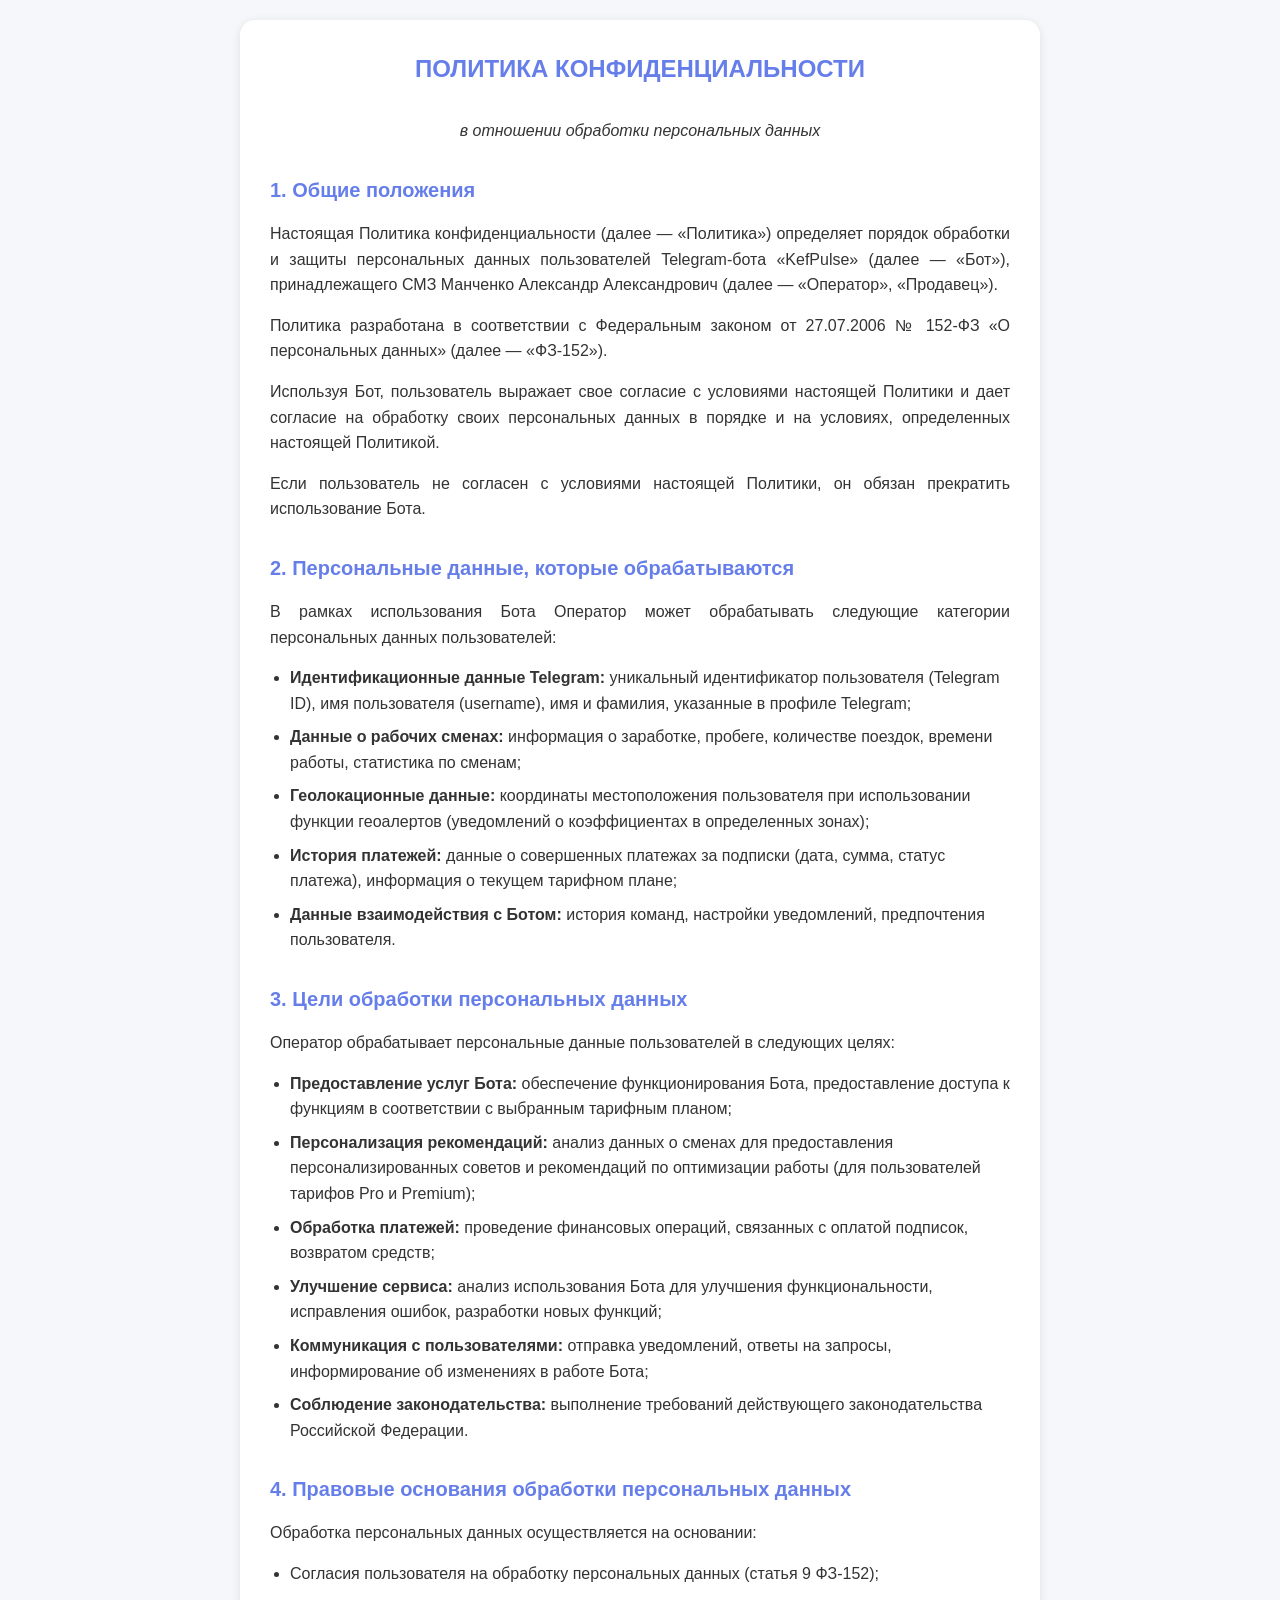
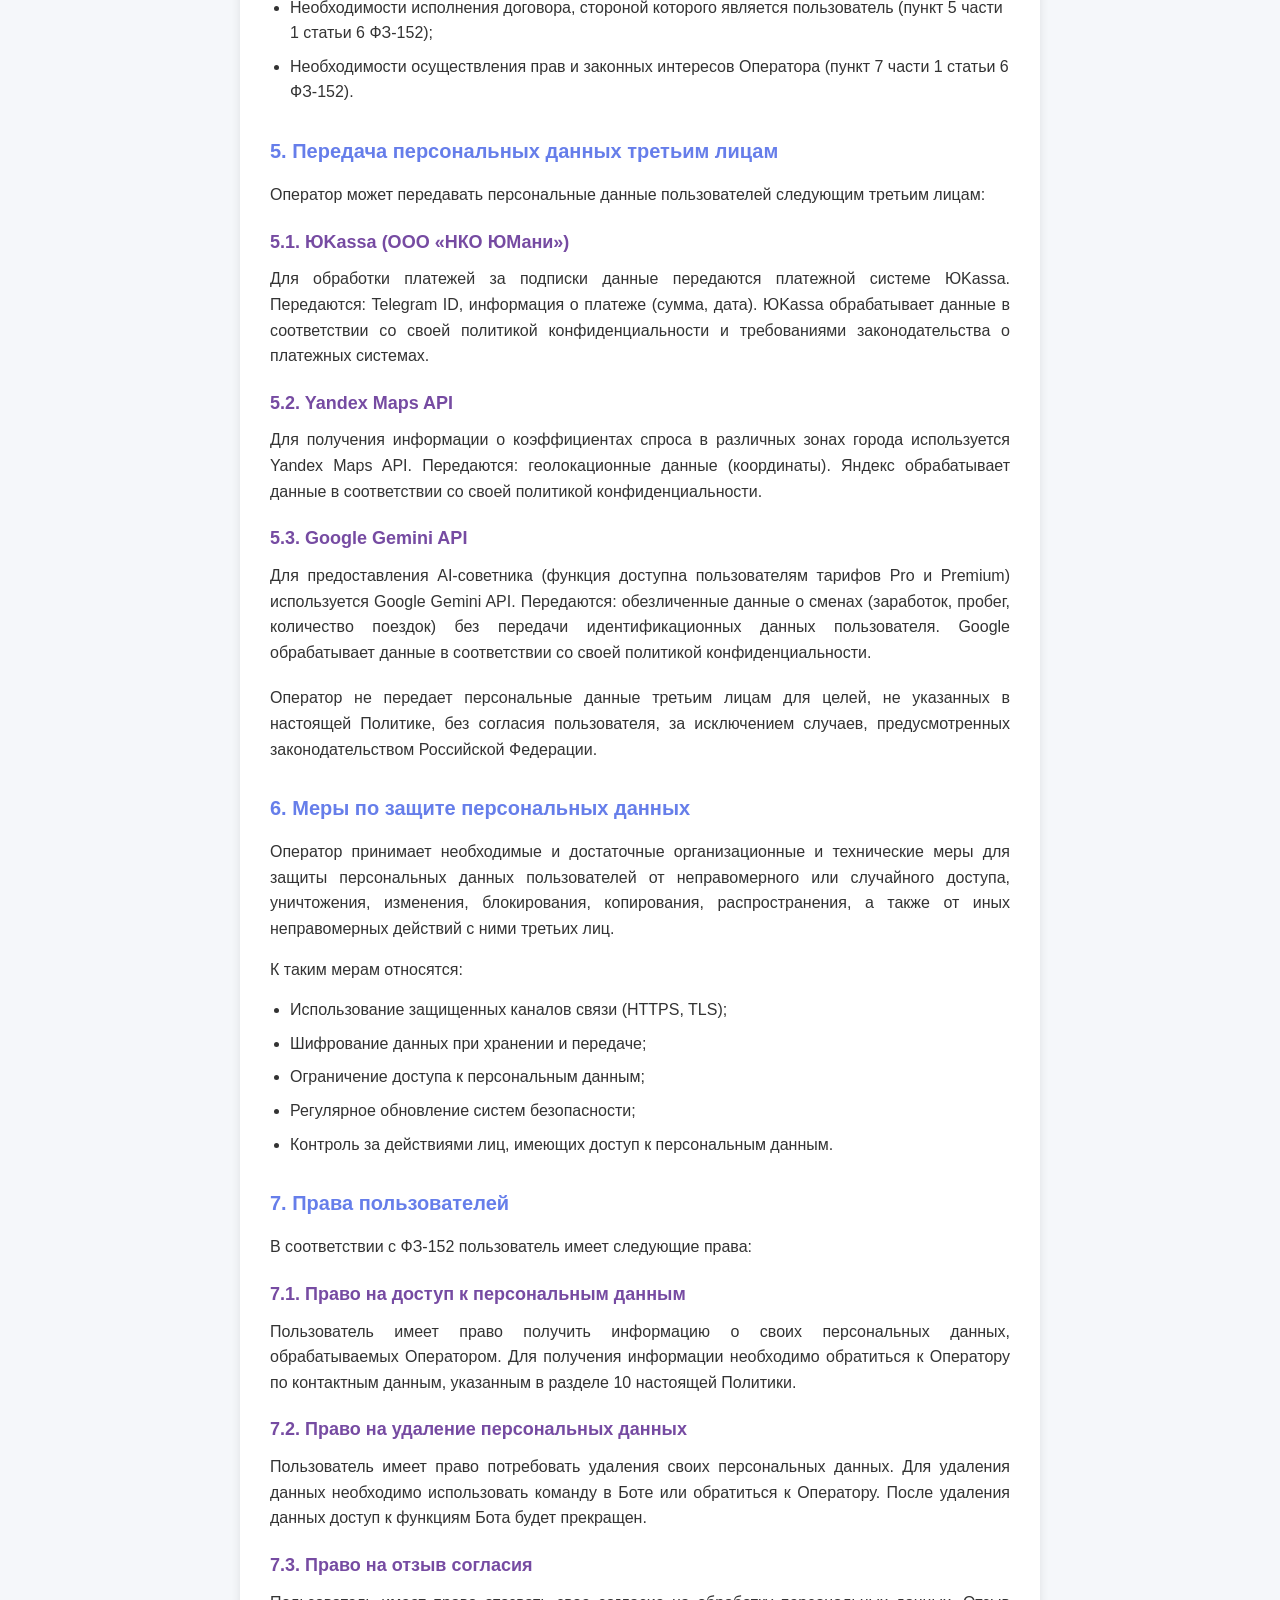
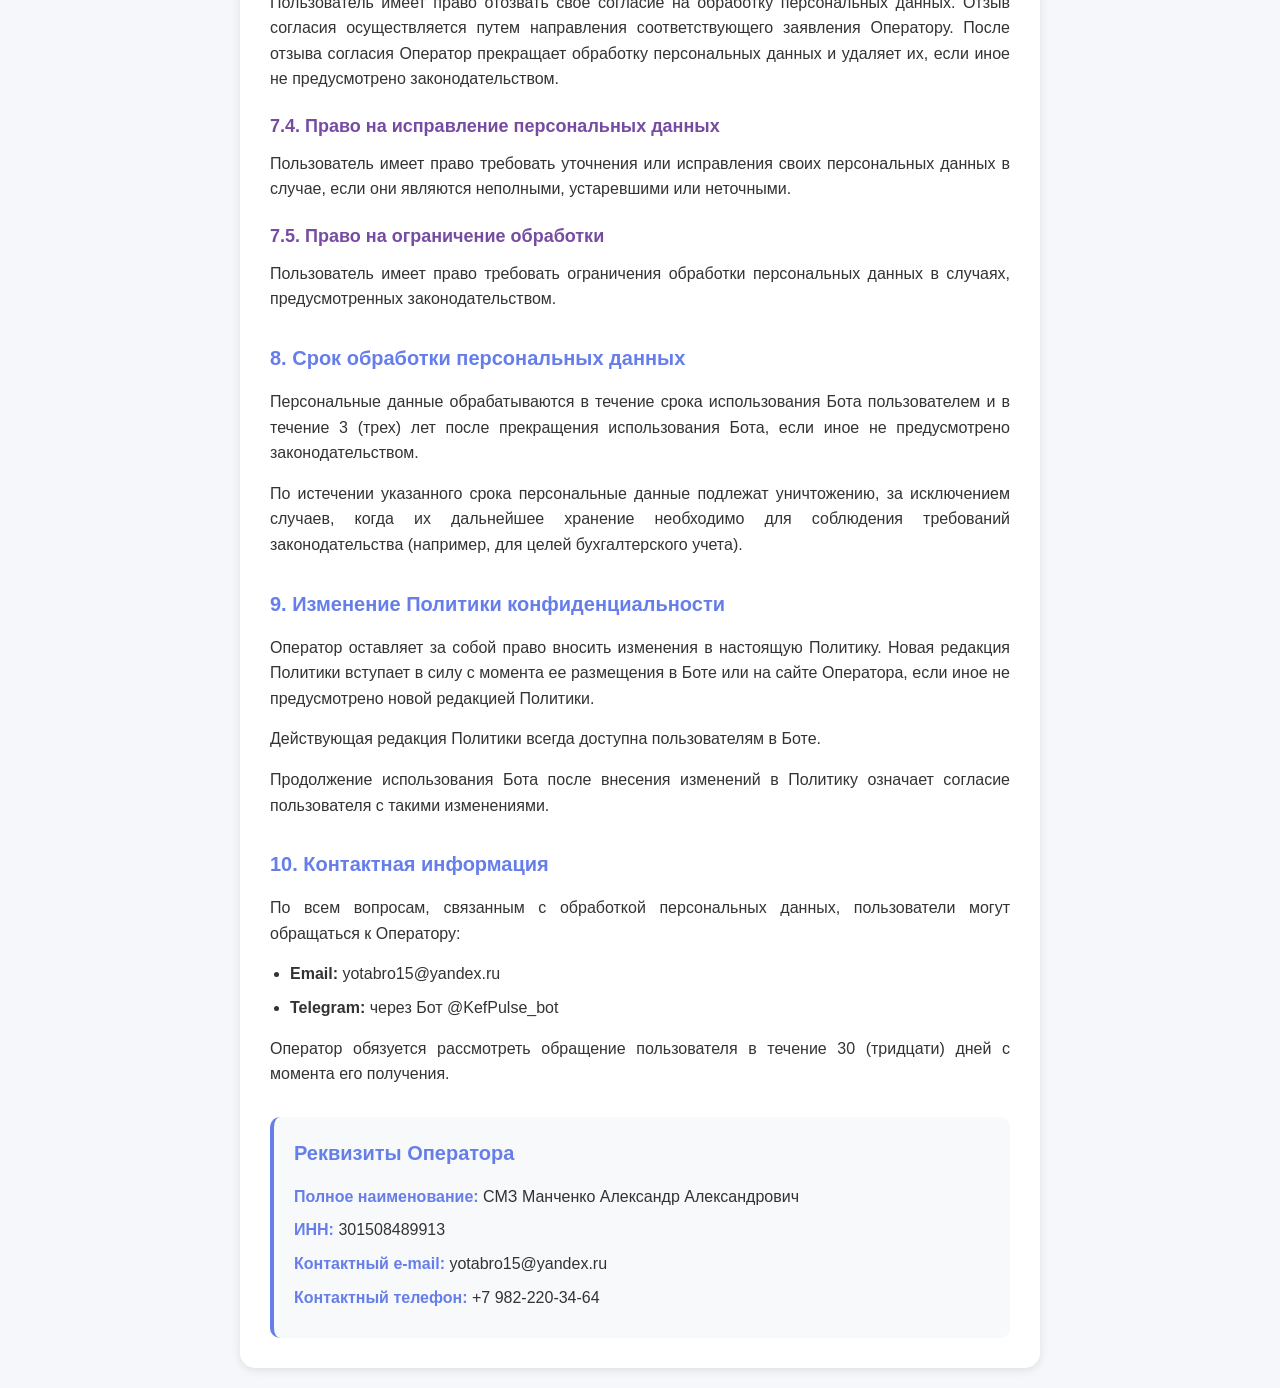
<file: webapp/privacy_policy.html>
<!DOCTYPE html>
<html lang="ru">
<head>
    <meta charset="UTF-8">
    <meta name="viewport" content="width=device-width, initial-scale=1.0">
    <title>Политика конфиденциальности</title>
    <style>
        * {
            margin: 0;
            padding: 0;
            box-sizing: border-box;
        }
        body {
            font-family: -apple-system, BlinkMacSystemFont, 'Segoe UI', Roboto, sans-serif;
            background: #f5f7fa;
            color: #333;
            padding: 20px;
            line-height: 1.6;
        }
        .container {
            max-width: 800px;
            margin: 0 auto;
            background: white;
            padding: 30px;
            border-radius: 15px;
            box-shadow: 0 2px 10px rgba(0,0,0,0.1);
        }
        h1 {
            text-align: center;
            color: #667eea;
            margin-bottom: 30px;
            font-size: 24px;
        }
        h2 {
            color: #667eea;
            margin-top: 30px;
            margin-bottom: 15px;
            font-size: 20px;
        }
        h3 {
            color: #764ba2;
            margin-top: 20px;
            margin-bottom: 10px;
            font-size: 18px;
        }
        p {
            margin-bottom: 15px;
            text-align: justify;
        }
        .section {
            margin-bottom: 30px;
        }
        .requisites {
            background: #f8f9fa;
            padding: 20px;
            border-radius: 10px;
            margin-top: 30px;
            border-left: 4px solid #667eea;
        }
        .requisites p {
            margin-bottom: 8px;
        }
        .requisites strong {
            color: #667eea;
        }
        ul {
            margin-left: 20px;
            margin-bottom: 15px;
        }
        li {
            margin-bottom: 8px;
        }
    </style>
</head>
<body>
    <div class="container">
        <h1>ПОЛИТИКА КОНФИДЕНЦИАЛЬНОСТИ</h1>
        <p style="text-align: center; font-style: italic; margin-bottom: 30px;">в отношении обработки персональных данных</p>

        <div class="section">
            <h2>1. Общие положения</h2>
            <p>Настоящая Политика конфиденциальности (далее — «Политика») определяет порядок обработки и защиты персональных данных пользователей Telegram-бота «KefPulse» (далее — «Бот»), принадлежащего СМЗ Манченко Александр Александрович (далее — «Оператор», «Продавец»).</p>
            <p>Политика разработана в соответствии с Федеральным законом от 27.07.2006 № 152-ФЗ «О персональных данных» (далее — «ФЗ-152»).</p>
            <p>Используя Бот, пользователь выражает свое согласие с условиями настоящей Политики и дает согласие на обработку своих персональных данных в порядке и на условиях, определенных настоящей Политикой.</p>
            <p>Если пользователь не согласен с условиями настоящей Политики, он обязан прекратить использование Бота.</p>
        </div>

        <div class="section">
            <h2>2. Персональные данные, которые обрабатываются</h2>
            <p>В рамках использования Бота Оператор может обрабатывать следующие категории персональных данных пользователей:</p>
            <ul>
                <li><strong>Идентификационные данные Telegram:</strong> уникальный идентификатор пользователя (Telegram ID), имя пользователя (username), имя и фамилия, указанные в профиле Telegram;</li>
                <li><strong>Данные о рабочих сменах:</strong> информация о заработке, пробеге, количестве поездок, времени работы, статистика по сменам;</li>
                <li><strong>Геолокационные данные:</strong> координаты местоположения пользователя при использовании функции геоалертов (уведомлений о коэффициентах в определенных зонах);</li>
                <li><strong>История платежей:</strong> данные о совершенных платежах за подписки (дата, сумма, статус платежа), информация о текущем тарифном плане;</li>
                <li><strong>Данные взаимодействия с Ботом:</strong> история команд, настройки уведомлений, предпочтения пользователя.</li>
            </ul>
        </div>

        <div class="section">
            <h2>3. Цели обработки персональных данных</h2>
            <p>Оператор обрабатывает персональные данные пользователей в следующих целях:</p>
            <ul>
                <li><strong>Предоставление услуг Бота:</strong> обеспечение функционирования Бота, предоставление доступа к функциям в соответствии с выбранным тарифным планом;</li>
                <li><strong>Персонализация рекомендаций:</strong> анализ данных о сменах для предоставления персонализированных советов и рекомендаций по оптимизации работы (для пользователей тарифов Pro и Premium);</li>
                <li><strong>Обработка платежей:</strong> проведение финансовых операций, связанных с оплатой подписок, возвратом средств;</li>
                <li><strong>Улучшение сервиса:</strong> анализ использования Бота для улучшения функциональности, исправления ошибок, разработки новых функций;</li>
                <li><strong>Коммуникация с пользователями:</strong> отправка уведомлений, ответы на запросы, информирование об изменениях в работе Бота;</li>
                <li><strong>Соблюдение законодательства:</strong> выполнение требований действующего законодательства Российской Федерации.</li>
            </ul>
        </div>

        <div class="section">
            <h2>4. Правовые основания обработки персональных данных</h2>
            <p>Обработка персональных данных осуществляется на основании:</p>
            <ul>
                <li>Согласия пользователя на обработку персональных данных (статья 9 ФЗ-152);</li>
                <li>Необходимости исполнения договора, стороной которого является пользователь (пункт 5 части 1 статьи 6 ФЗ-152);</li>
                <li>Необходимости осуществления прав и законных интересов Оператора (пункт 7 части 1 статьи 6 ФЗ-152).</li>
            </ul>
        </div>

        <div class="section">
            <h2>5. Передача персональных данных третьим лицам</h2>
            <p>Оператор может передавать персональные данные пользователей следующим третьим лицам:</p>

            <h3>5.1. ЮKassa (ООО «НКО ЮМани»)</h3>
            <p>Для обработки платежей за подписки данные передаются платежной системе ЮKassa. Передаются: Telegram ID, информация о платеже (сумма, дата). ЮKassa обрабатывает данные в соответствии со своей политикой конфиденциальности и требованиями законодательства о платежных системах.</p>

            <h3>5.2. Yandex Maps API</h3>
            <p>Для получения информации о коэффициентах спроса в различных зонах города используется Yandex Maps API. Передаются: геолокационные данные (координаты). Яндекс обрабатывает данные в соответствии со своей политикой конфиденциальности.</p>

            <h3>5.3. Google Gemini API</h3>
            <p>Для предоставления AI-советника (функция доступна пользователям тарифов Pro и Premium) используется Google Gemini API. Передаются: обезличенные данные о сменах (заработок, пробег, количество поездок) без передачи идентификационных данных пользователя. Google обрабатывает данные в соответствии со своей политикой конфиденциальности.</p>

            <p style="margin-top: 20px;">Оператор не передает персональные данные третьим лицам для целей, не указанных в настоящей Политике, без согласия пользователя, за исключением случаев, предусмотренных законодательством Российской Федерации.</p>
        </div>

        <div class="section">
            <h2>6. Меры по защите персональных данных</h2>
            <p>Оператор принимает необходимые и достаточные организационные и технические меры для защиты персональных данных пользователей от неправомерного или случайного доступа, уничтожения, изменения, блокирования, копирования, распространения, а также от иных неправомерных действий с ними третьих лиц.</p>
            <p>К таким мерам относятся:</p>
            <ul>
                <li>Использование защищенных каналов связи (HTTPS, TLS);</li>
                <li>Шифрование данных при хранении и передаче;</li>
                <li>Ограничение доступа к персональным данным;</li>
                <li>Регулярное обновление систем безопасности;</li>
                <li>Контроль за действиями лиц, имеющих доступ к персональным данным.</li>
            </ul>
        </div>

        <div class="section">
            <h2>7. Права пользователей</h2>
            <p>В соответствии с ФЗ-152 пользователь имеет следующие права:</p>

            <h3>7.1. Право на доступ к персональным данным</h3>
            <p>Пользователь имеет право получить информацию о своих персональных данных, обрабатываемых Оператором. Для получения информации необходимо обратиться к Оператору по контактным данным, указанным в разделе 10 настоящей Политики.</p>

            <h3>7.2. Право на удаление персональных данных</h3>
            <p>Пользователь имеет право потребовать удаления своих персональных данных. Для удаления данных необходимо использовать команду в Боте или обратиться к Оператору. После удаления данных доступ к функциям Бота будет прекращен.</p>

            <h3>7.3. Право на отзыв согласия</h3>
            <p>Пользователь имеет право отозвать свое согласие на обработку персональных данных. Отзыв согласия осуществляется путем направления соответствующего заявления Оператору. После отзыва согласия Оператор прекращает обработку персональных данных и удаляет их, если иное не предусмотрено законодательством.</p>

            <h3>7.4. Право на исправление персональных данных</h3>
            <p>Пользователь имеет право требовать уточнения или исправления своих персональных данных в случае, если они являются неполными, устаревшими или неточными.</p>

            <h3>7.5. Право на ограничение обработки</h3>
            <p>Пользователь имеет право требовать ограничения обработки персональных данных в случаях, предусмотренных законодательством.</p>
        </div>

        <div class="section">
            <h2>8. Срок обработки персональных данных</h2>
            <p>Персональные данные обрабатываются в течение срока использования Бота пользователем и в течение 3 (трех) лет после прекращения использования Бота, если иное не предусмотрено законодательством.</p>
            <p>По истечении указанного срока персональные данные подлежат уничтожению, за исключением случаев, когда их дальнейшее хранение необходимо для соблюдения требований законодательства (например, для целей бухгалтерского учета).</p>
        </div>

        <div class="section">
            <h2>9. Изменение Политики конфиденциальности</h2>
            <p>Оператор оставляет за собой право вносить изменения в настоящую Политику. Новая редакция Политики вступает в силу с момента ее размещения в Боте или на сайте Оператора, если иное не предусмотрено новой редакцией Политики.</p>
            <p>Действующая редакция Политики всегда доступна пользователям в Боте.</p>
            <p>Продолжение использования Бота после внесения изменений в Политику означает согласие пользователя с такими изменениями.</p>
        </div>

        <div class="section">
            <h2>10. Контактная информация</h2>
            <p>По всем вопросам, связанным с обработкой персональных данных, пользователи могут обращаться к Оператору:</p>
            <ul>
                <li><strong>Email:</strong> yotabro15@yandex.ru</li>
                <li><strong>Telegram:</strong> через Бот @KefPulse_bot</li>
            </ul>
            <p>Оператор обязуется рассмотреть обращение пользователя в течение 30 (тридцати) дней с момента его получения.</p>
        </div>

        <div class="requisites">
            <h2 style="margin-top: 0;">Реквизиты Оператора</h2>
            <p><strong>Полное наименование:</strong> СМЗ Манченко Александр Александрович</p>
            <p><strong>ИНН:</strong> 301508489913</p>
            <p><strong>Контактный e-mail:</strong> yotabro15@yandex.ru</p>
            <p><strong>Контактный телефон:</strong> +7 982-220-34-64</p>
        </div>
    </div>
</body>
</html>
</file>
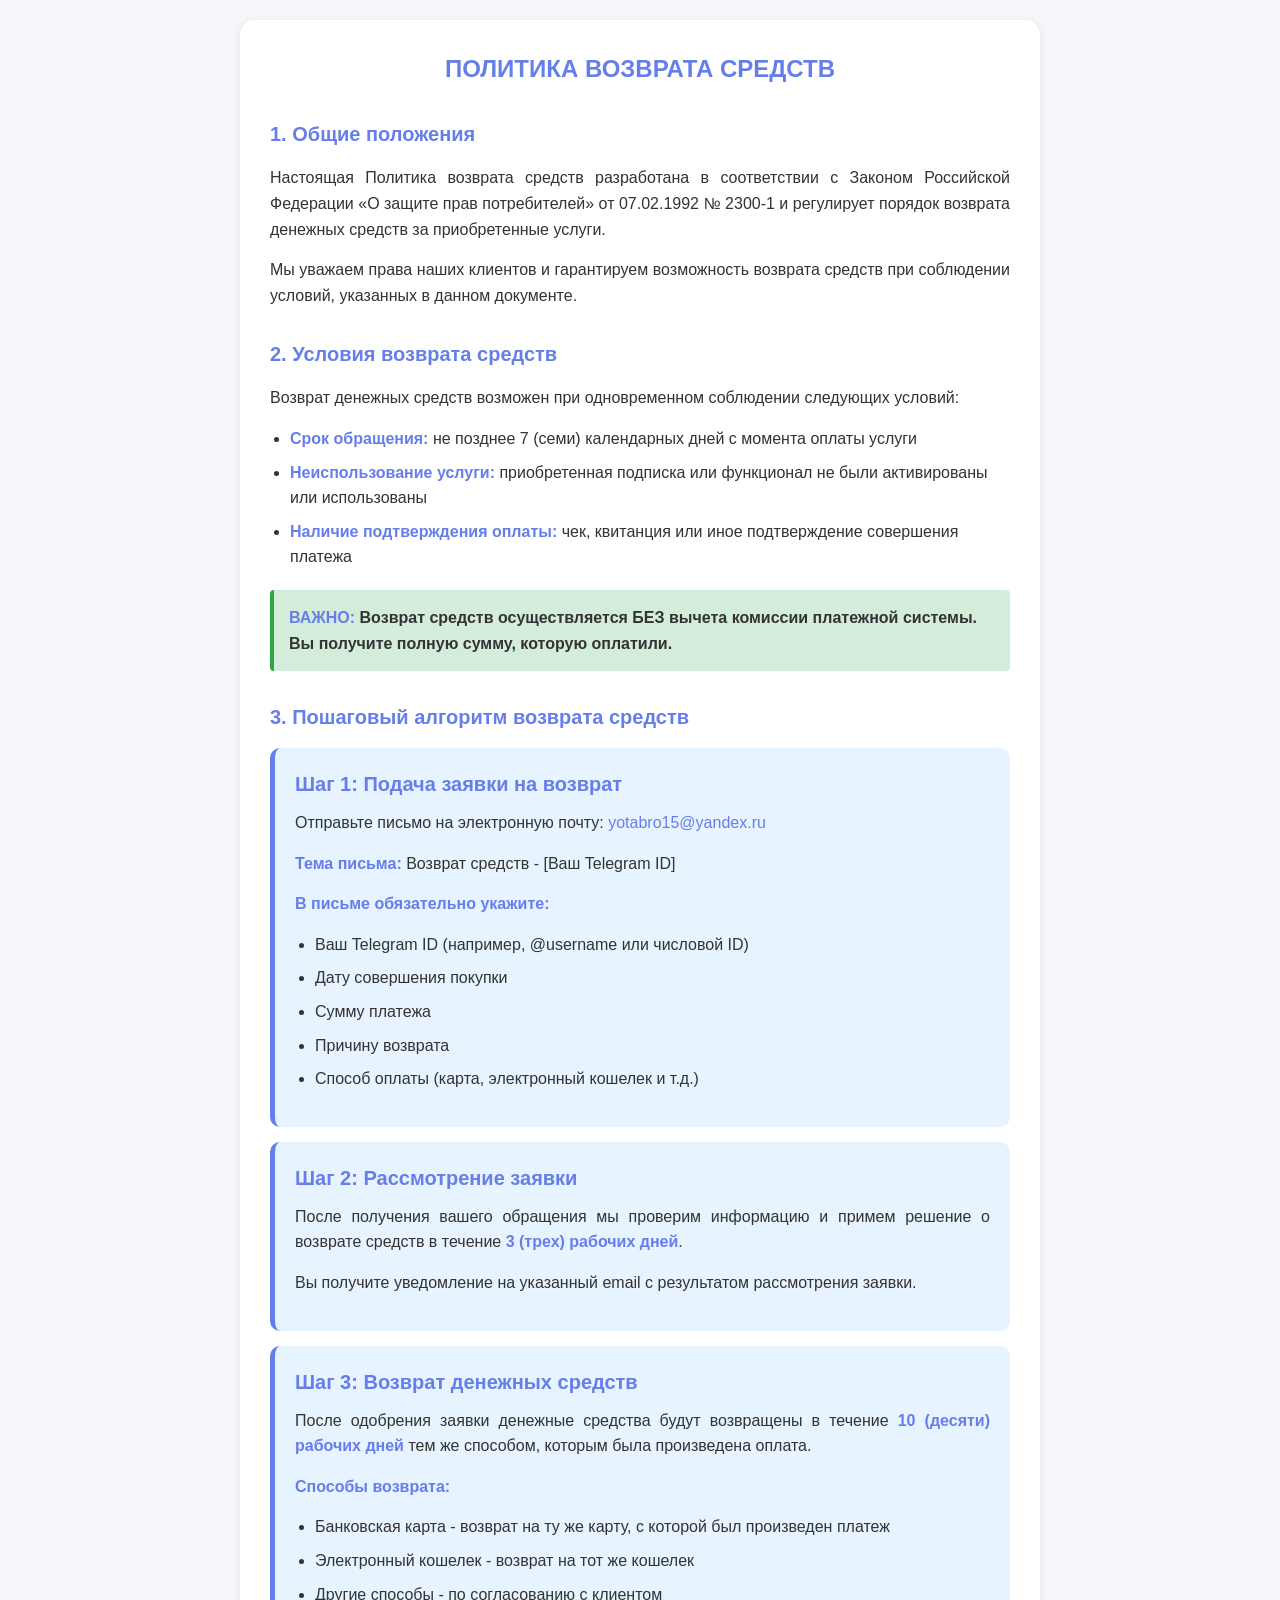
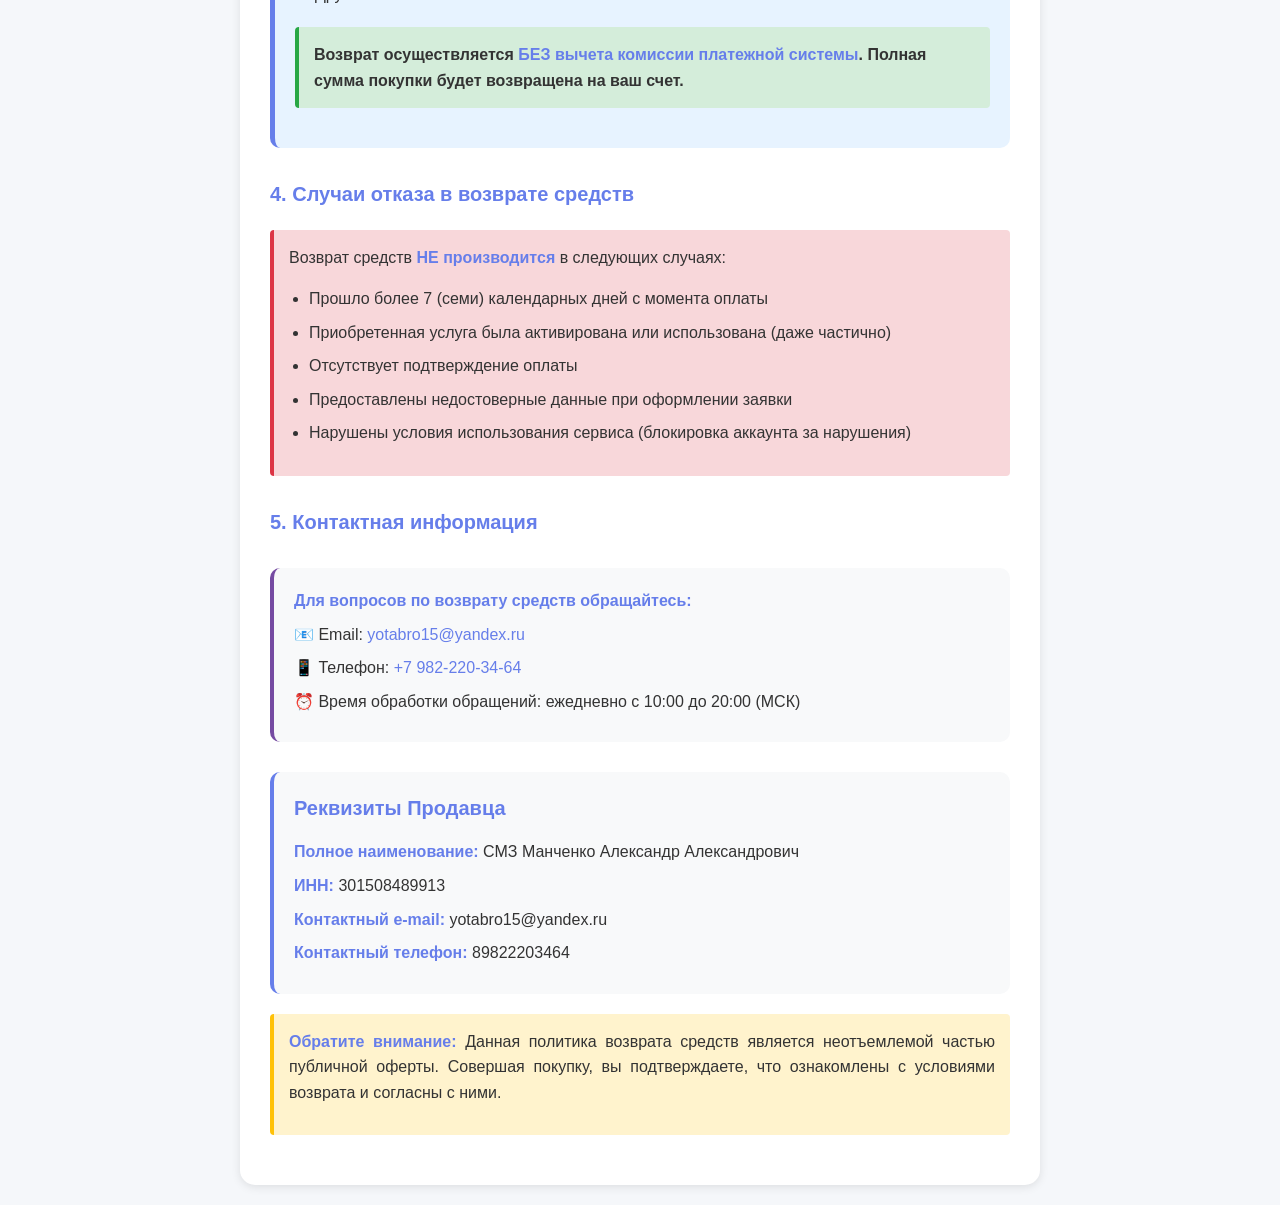
<file: webapp/refund_policy.html>
<!DOCTYPE html>
<html lang="ru">
<head>
    <meta charset="UTF-8">
    <meta name="viewport" content="width=device-width, initial-scale=1.0">
    <title>Политика возврата средств</title>
    <style>
        * {
            margin: 0;
            padding: 0;
            box-sizing: border-box;
        }

        body {
            font-family: -apple-system, BlinkMacSystemFont, 'Segoe UI', Roboto, sans-serif;
            background: #f5f7fa;
            color: #333;
            padding: 20px;
            line-height: 1.6;
        }

        .container {
            max-width: 800px;
            margin: 0 auto;
            background: white;
            padding: 30px;
            border-radius: 15px;
            box-shadow: 0 2px 10px rgba(0,0,0,0.1);
        }

        h1 {
            text-align: center;
            color: #667eea;
            margin-bottom: 30px;
            font-size: 24px;
        }

        h2 {
            color: #667eea;
            margin-top: 30px;
            margin-bottom: 15px;
            font-size: 20px;
        }

        h3 {
            color: #764ba2;
            margin-top: 20px;
            margin-bottom: 10px;
            font-size: 18px;
        }

        p {
            margin-bottom: 15px;
            text-align: justify;
        }

        .section {
            margin-bottom: 30px;
        }

        ul {
            margin-left: 20px;
            margin-bottom: 15px;
        }

        li {
            margin-bottom: 8px;
        }

        .highlight {
            background: #fff3cd;
            padding: 15px;
            border-left: 4px solid #ffc107;
            margin: 20px 0;
            border-radius: 4px;
        }

        .important {
            background: #d4edda;
            padding: 15px;
            border-left: 4px solid #28a745;
            margin: 20px 0;
            border-radius: 4px;
            font-weight: 600;
        }

        .warning {
            background: #f8d7da;
            padding: 15px;
            border-left: 4px solid #dc3545;
            margin: 20px 0;
            border-radius: 4px;
        }

        .step {
            background: #e7f3ff;
            padding: 20px;
            margin: 15px 0;
            border-radius: 10px;
            border-left: 5px solid #667eea;
        }

        .step-number {
            font-size: 20px;
            font-weight: bold;
            color: #667eea;
            margin-bottom: 10px;
        }

        .requisites {
            background: #f8f9fa;
            padding: 20px;
            border-radius: 10px;
            margin-top: 30px;
            border-left: 4px solid #667eea;
        }

        .requisites p {
            margin-bottom: 8px;
        }

        .requisites strong {
            color: #667eea;
        }

        .contact-info {
            background: #f8f9fa;
            padding: 20px;
            border-radius: 10px;
            margin-top: 30px;
            border-left: 4px solid #764ba2;
        }

        .contact-info p {
            margin-bottom: 8px;
        }

        strong {
            color: #667eea;
        }

        a {
            color: #667eea;
            text-decoration: none;
        }

        a:hover {
            text-decoration: underline;
        }
    </style>
</head>
<body>
    <div class="container">
        <h1>ПОЛИТИКА ВОЗВРАТА СРЕДСТВ</h1>

        <div class="section">
            <h2>1. Общие положения</h2>
            <p>Настоящая Политика возврата средств разработана в соответствии с Законом Российской Федерации «О защите прав потребителей» от 07.02.1992 № 2300-1 и регулирует порядок возврата денежных средств за приобретенные услуги.</p>
            <p>Мы уважаем права наших клиентов и гарантируем возможность возврата средств при соблюдении условий, указанных в данном документе.</p>
        </div>

        <div class="section">
            <h2>2. Условия возврата средств</h2>
        <p>Возврат денежных средств возможен при одновременном соблюдении следующих условий:</p>
        <ul>
            <li><strong>Срок обращения:</strong> не позднее 7 (семи) календарных дней с момента оплаты услуги</li>
            <li><strong>Неиспользование услуги:</strong> приобретенная подписка или функционал не были активированы или использованы</li>
            <li><strong>Наличие подтверждения оплаты:</strong> чек, квитанция или иное подтверждение совершения платежа</li>
        </ul>

            <div class="important">
                <strong>ВАЖНО:</strong> Возврат средств осуществляется БЕЗ вычета комиссии платежной системы. Вы получите полную сумму, которую оплатили.
            </div>
        </div>

        <div class="section">
            <h2>3. Пошаговый алгоритм возврата средств</h2>

        <div class="step">
            <div class="step-number">Шаг 1: Подача заявки на возврат</div>
            <p>Отправьте письмо на электронную почту: <a href="mailto:yotabro15@yandex.ru">yotabro15@yandex.ru</a></p>
            <p><strong>Тема письма:</strong> Возврат средств - [Ваш Telegram ID]</p>
            <p><strong>В письме обязательно укажите:</strong></p>
            <ul>
                <li>Ваш Telegram ID (например, @username или числовой ID)</li>
                <li>Дату совершения покупки</li>
                <li>Сумму платежа</li>
                <li>Причину возврата</li>
                <li>Способ оплаты (карта, электронный кошелек и т.д.)</li>
            </ul>
        </div>

        <div class="step">
            <div class="step-number">Шаг 2: Рассмотрение заявки</div>
            <p>
                После получения вашего обращения мы проверим информацию и примем решение о возврате средств
                в течение <strong>3 (трех) рабочих дней</strong>.
            </p>
            <p>
                Вы получите уведомление на указанный email с результатом рассмотрения заявки.
            </p>
        </div>

        <div class="step">
            <div class="step-number">Шаг 3: Возврат денежных средств</div>
            <p>
                После одобрения заявки денежные средства будут возвращены в течение <strong>10 (десяти) рабочих дней</strong>
                тем же способом, которым была произведена оплата.
            </p>
            <p>
                <strong>Способы возврата:</strong>
            </p>
            <ul>
                <li>Банковская карта - возврат на ту же карту, с которой был произведен платеж</li>
                <li>Электронный кошелек - возврат на тот же кошелек</li>
                <li>Другие способы - по согласованию с клиентом</li>
            </ul>
            <div class="important">
                Возврат осуществляется <strong>БЕЗ вычета комиссии платежной системы</strong>.
                Полная сумма покупки будет возвращена на ваш счет.
            </div>
        </div>
        </div>

        <div class="section">
            <h2>4. Случаи отказа в возврате средств</h2>
        <div class="warning">
            <p>Возврат средств <strong>НЕ производится</strong> в следующих случаях:</p>
            <ul>
                <li>Прошло более 7 (семи) календарных дней с момента оплаты</li>
                <li>Приобретенная услуга была активирована или использована (даже частично)</li>
                <li>Отсутствует подтверждение оплаты</li>
                <li>Предоставлены недостоверные данные при оформлении заявки</li>
                <li>Нарушены условия использования сервиса (блокировка аккаунта за нарушения)</li>
            </ul>
        </div>
        </div>

        <div class="section">
            <h2>5. Контактная информация</h2>
        <div class="contact-info">
            <p><strong>Для вопросов по возврату средств обращайтесь:</strong></p>
            <p>📧 Email: <a href="mailto:yotabro15@yandex.ru">yotabro15@yandex.ru</a></p>
            <p>📱 Телефон: <a href="tel:+79822203464">+7 982-220-34-64</a></p>
            <p>⏰ Время обработки обращений: ежедневно с 10:00 до 20:00 (МСК)</p>
        </div>
        </div>

        <div class="requisites">
            <h2 style="margin-top: 0;">Реквизиты Продавца</h2>
            <p><strong>Полное наименование:</strong> СМЗ Манченко Александр Александрович</p>
            <p><strong>ИНН:</strong> 301508489913</p>
            <p><strong>Контактный e-mail:</strong> yotabro15@yandex.ru</p>
            <p><strong>Контактный телефон:</strong> 89822203464</p>
        </div>

        <div class="highlight">
            <p><strong>Обратите внимание:</strong> Данная политика возврата средств является неотъемлемой частью публичной оферты. Совершая покупку, вы подтверждаете, что ознакомлены с условиями возврата и согласны с ними.</p>
        </div>
    </div>
</body>
</html>
</file>
<file: webapp/style.css>
* {
  margin: 0;
  padding: 0;
  box-sizing: border-box;
}

body {
  font-family: -apple-system, BlinkMacSystemFont, 'Segoe UI', Roboto, sans-serif;
  background: var(--tg-theme-bg-color, #fff);
  color: var(--tg-theme-text-color, #222);
  display: flex;
  flex-direction: column;
  height: 100vh;
  overflow: hidden;
}

#filters {
  display: flex;
  gap: 8px;
  padding: 10px 12px;
  overflow-x: auto;
  background: var(--tg-theme-secondary-bg-color, #f0f0f0);
  flex-shrink: 0;
}

.chip {
  border: none;
  padding: 6px 14px;
  border-radius: 16px;
  font-size: 14px;
  cursor: pointer;
  white-space: nowrap;
  background: var(--tg-theme-bg-color, #fff);
  color: var(--tg-theme-text-color, #333);
  transition: background 0.2s, color 0.2s;
}

.chip.active {
  background: var(--tg-theme-button-color, #7b2fbe);
  color: var(--tg-theme-button-text-color, #fff);
}

.chip.locked {
  opacity: 0.5;
  cursor: not-allowed;
  background: var(--tg-theme-bg-color, #fff);
  color: var(--tg-theme-hint-color, #999);
}

#map {
  flex: 1;
  min-height: 0;
}

#top-panel {
  background: var(--tg-theme-secondary-bg-color, #f5f5f5);
  padding: 10px 14px;
  max-height: 30vh;
  overflow-y: auto;
  flex-shrink: 0;
}

#top-panel h3 {
  font-size: 15px;
  margin-bottom: 6px;
}

#top-list {
  list-style: none;
}

#top-list li {
  display: flex;
  justify-content: space-between;
  padding: 4px 0;
  font-size: 14px;
  border-bottom: 1px solid var(--tg-theme-hint-color, #ccc);
}

#top-list li:last-child {
  border-bottom: none;
}

.kef-badge {
  font-weight: 600;
  padding: 1px 8px;
  border-radius: 10px;
  font-size: 13px;
}

#legend {
  display: flex;
  align-items: center;
  gap: 8px;
  padding: 6px 12px;
  background: var(--tg-theme-secondary-bg-color, #f0f0f0);
  font-size: 12px;
  flex-shrink: 0;
}

#legend .gradient {
  width: 120px;
  height: 12px;
  border-radius: 6px;
  background: linear-gradient(to right, rgba(200,180,255,0.25), rgba(80,20,200,0.8));
}
</file>
